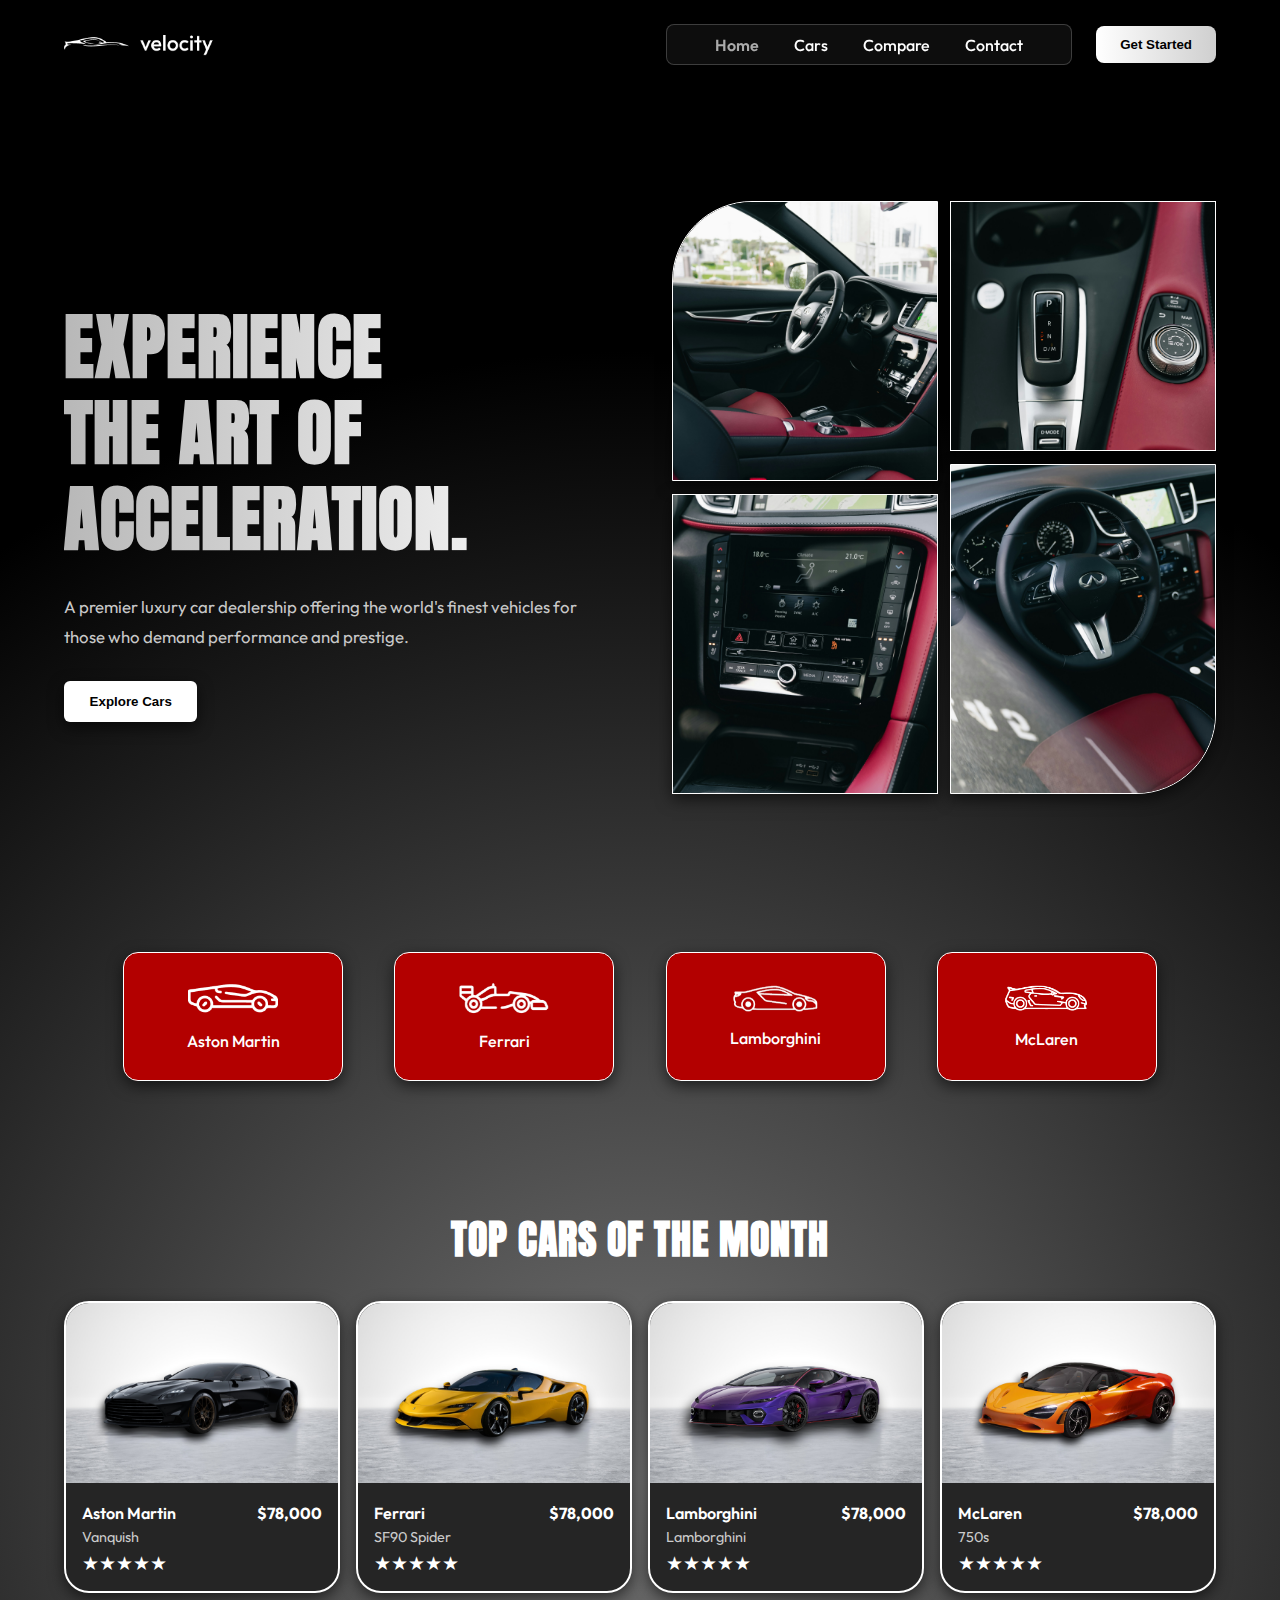
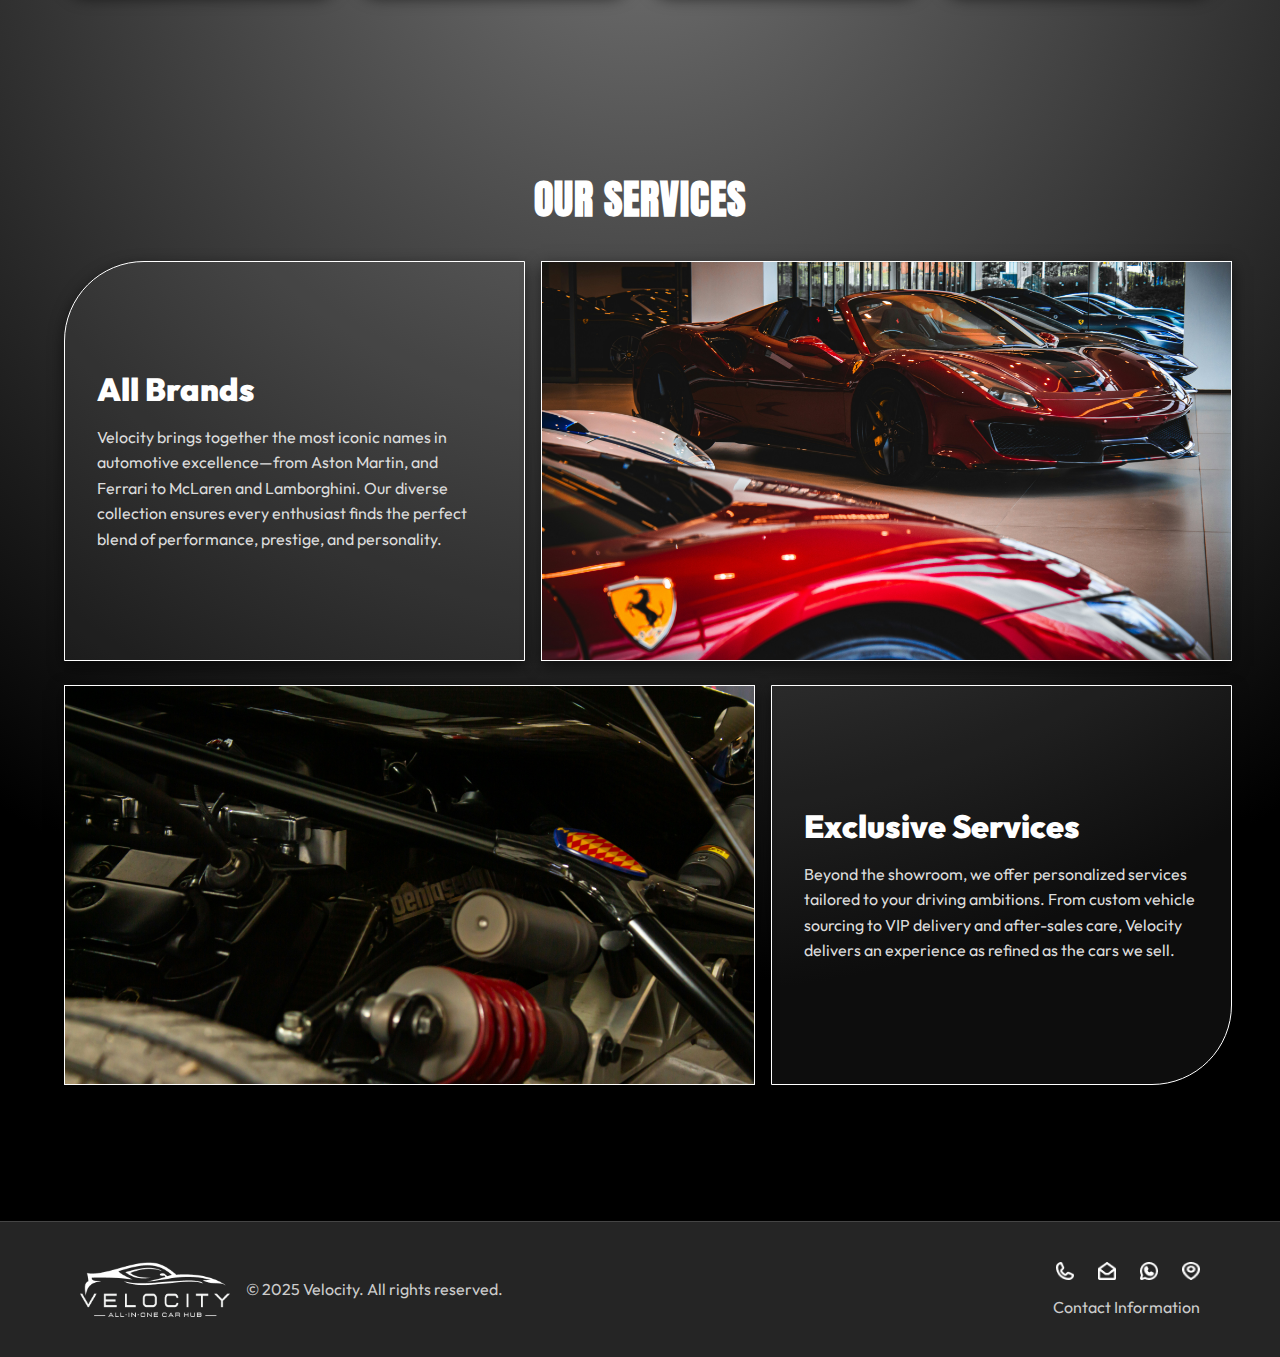
<file: index.html>
<!DOCTYPE html>
<html lang="en">
<head>
  <meta charset="UTF-8" />
  <meta name="viewport" content="width=device-width, initial-scale=1.0" />
  <meta name="description" content="Experience the art of acceleration with Velocity, a premier luxury car dealership offering Aston Martin, Ferrari, Lamborghini, and McLaren. Discover top cars of the month and explore exclusive services.">
  <title>Velocity</title>

  <!-- Favicon -->
  <link rel="icon" type="image/png" href="Images/faviconn.png">

  <!-- Google Fonts -->
  <link href="https://fonts.googleapis.com/css2?family=Outfit:wght@300;400;500;600;700&family=Anton&display=swap" rel="stylesheet">
  
  <!-- External CSS -->
  <link rel="stylesheet" href="index_styles.css">  
</head>
<body>

  <!-- HEADER -->
  <header>
    <div class="logo">
      <img src="Images/velocity logo.png" alt="Velocity Logo">
    </div>

    <div class="hamburger" onclick="toggleMenu()">
      <span></span>
      <span></span>
      <span></span>
    </div>

    <div class="nav-right">
      <div class="nav-box">
        <nav>
          <a href="index.html" style="color: #aaa; font-weight:600;">Home</a>
          <a href="Vanquish.html">Cars</a>
          <a href="Compare.html">Compare</a>
          <a href="Contact.html">Contact</a>
        </nav>
      </div>
      <button class="btn-primary" onclick="window.location.href='Contact.html'">Get Started</button>
    </div>

    <!-- Mobile nav links -->
    <div class="mobile-nav" id="mobileNav">
      <a href="index.html">Home</a>
      <a href="Vanquish.html">Cars</a>
      <a href="Compare.html">Compare</a>
      <a href="Contact.html">Contact</a>
    </div>
  </header>

  <!-- HERO -->
  <section class="container hero">
    <div class="hero-text">
      <h1>
        EXPERIENCE<br>
        THE ART OF<br>
        <span>ACCELERATION.</span>
      </h1>
      <p>
        A premier luxury car dealership offering the world's finest vehicles for those who demand performance and prestige.
      </p>
      <button onclick="document.querySelector('nav.brand-buttons').scrollIntoView({ behavior: 'smooth' })">
        Explore Cars
      </button>
    </div>

    <div class="hero-images">
      <img src="Images/heros1.jpg" alt="">
      <img src="Images/heros2.jpg" alt="">
      <img src="Images/heros3.jpg" alt="">
      <img src="Images/heros4.jpg" alt="">
    </div>
  </section>

  <!-- BRAND BUTTONS -->
  <nav class="brand-buttons">
    <a href="Vanquish.html">
      <img src="Images/aston-martin.png" alt="">
      <span>Aston Martin</span>
    </a>
    <a href="SF90.html">
      <img src="Images/ferrari.png" alt="">
      <span>Ferrari</span>
    </a>
    <a href="Temerario.html">
      <img src="Images/lamborghini.png" alt="">
      <span>Lamborghini</span>
    </a>
    <a href="750s.html">
      <img src="Images/mclaren.png" alt="">
      <span>McLaren</span>
    </a>
  </nav>

<!-- TOP CARS -->
<section class="container top-cars-section">
  <h2 class="section-title">TOP CARS OF THE MONTH</h2>
  <div class="car-grid">
    <a href="Vanquish.html">
      <article class="car-card">
        <img src="Images/topcars-aston.png" alt="Car 1">
        <div class="info">
          <h3>Aston Martin<span>$78,000</span></h3>
          <p>Vanquish</p>
          <div class="stars">★★★★★</div>
        </div>
      </article>
    </a>

    <a href="SF90.html">
      <article class="car-card">
        <img src="Images/topcars-ferrari.png" alt="Car 2">
        <div class="info">
          <h3>Ferrari<span>$78,000</span></h3>
          <p>SF90 Spider</p>
          <div class="stars">★★★★★</div>
        </div>
      </article>
    </a>  
 
    <a href="Temerario.html">
      <article class="car-card">
        <img src="Images/topcars-lamborghini.png" alt="Car 3">
        <div class="info">
          <h3>Lamborghini<span>$78,000</span></h3>
          <p>Lamborghini</p>
          <div class="stars">★★★★★</div>
        </div>
      </article>
    </a>

    <a href="750s.html">
      <article class="car-card">
        <img src="Images/topcars-mclaren.png" alt="Car 4">
        <div class="info">
          <h3>McLaren<span>$78,000</span></h3>
          <p>750s</p>
          <div class="stars">★★★★★</div>
        </div>
      </article>
    </a>
  </div>
</section>

  <!-- SERVICES -->
  <section class="container services">
    <h2>OUR SERVICES</h2>

    <article class="service-row row-1">
      <div class="service-box">
        <h3>All Brands</h3>
        <p>
          Velocity brings together the most iconic names in automotive excellence—from Aston Martin, and Ferrari to McLaren and Lamborghini.
          Our diverse collection ensures every enthusiast finds the perfect blend of performance, prestige, and personality.
        </p>
      </div>
      <img src="Images/services1.jpg" alt="Service Image 1" class="service-img">
    </article>

    <article class="service-row row-2">
      <img src="Images/services2.jpg" alt="Service Image 2" class="service-img">
      <div class="service-box">
        <h3>Exclusive Services</h3>
        <p>
          Beyond the showroom, we offer personalized services tailored to your driving ambitions. From custom vehicle sourcing to VIP delivery and after-sales care,
          Velocity delivers an experience as refined as the cars we sell.
        </p>
      </div>
    </article>
  </section>

  <!-- FOOTER -->
  <footer>
    <div class="footer-logo">
      <img src="Images/velocity logo v2.png" alt="Velocity Logo">
      <span>© 2025 Velocity. All rights reserved.</span>
    </div>

    <div class="contact-icons">
      <div class="social-icons">
        <a href="Contact.html"><img src="Images/phone-icon.png" alt="Phone Icon" /></a>
        <a href="Contact.html"><img src="Images/email-icon.png" alt="Email Icon" /></a>
        <a href="Contact.html"><img src="Images/whatsapp-icon.png" alt="WhatsApp Icon" /></a>
        <a href="Contact.html"><img src="Images/location-icon.png" alt="Location Icon" /></a>
      </div>
      <span>Contact Information</span>
    </div>
  </footer>
 
  <script>
    // Hero Menu Toggle
    function toggleMenu() {
      const nav = document.getElementById('mobileNav');
      nav.style.display = (nav.style.display === 'flex') ? 'none' : 'flex';
    }

    // JS Examples
    const topCars = [
      { name: "Aston Martin Vanquish", price: 78000 },
      { name: "Ferrari SF90 Spider", price: 78000 },
      { name: "Lamborghini Temerario", price: 78000 },
      { name: "McLaren 750s", price: 78000 }
    ];

    // Loop through top cars
    topCars.forEach((car, index) => {
      console.log(`${index + 1}. ${car.name} - $${car.price}`);
      if (car.price > 75000) {
        console.log(`${car.name} is a premium car!`);
      }
    });
  </script>

</body>
</html>
</file>
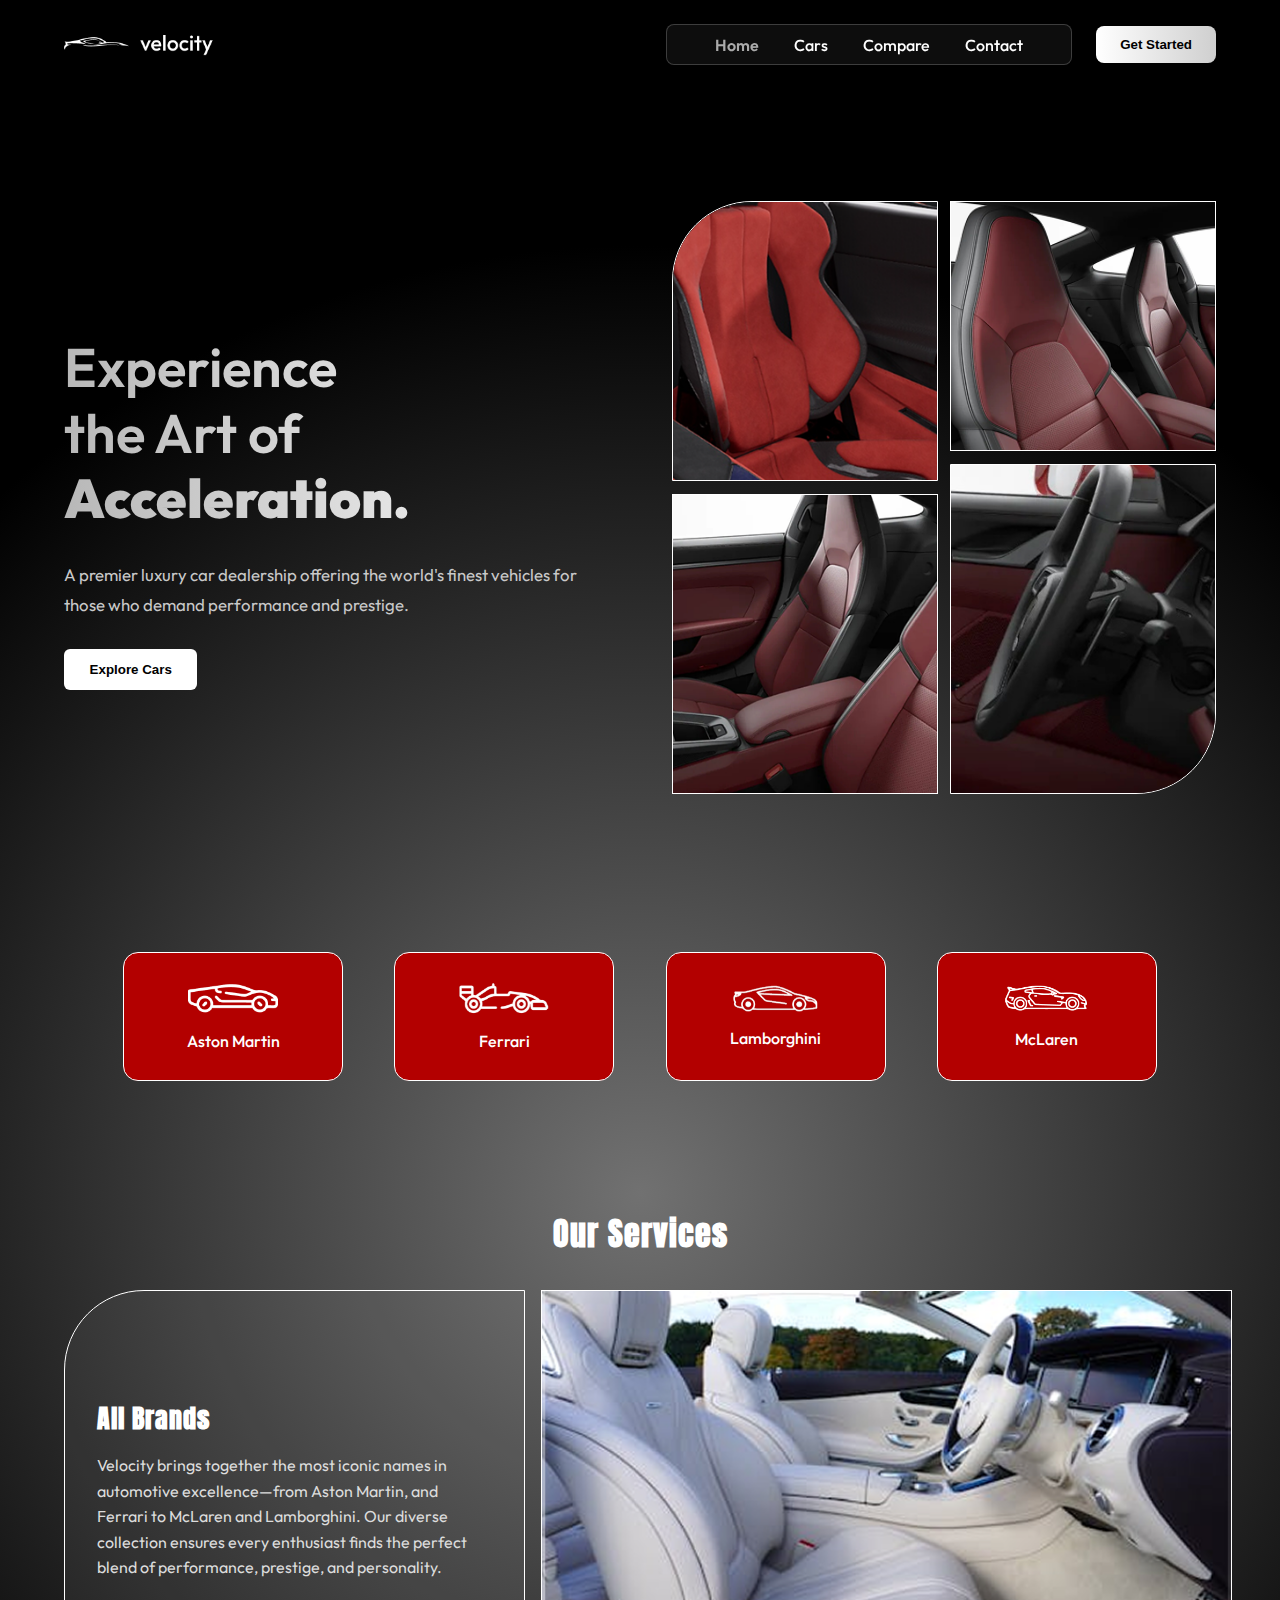
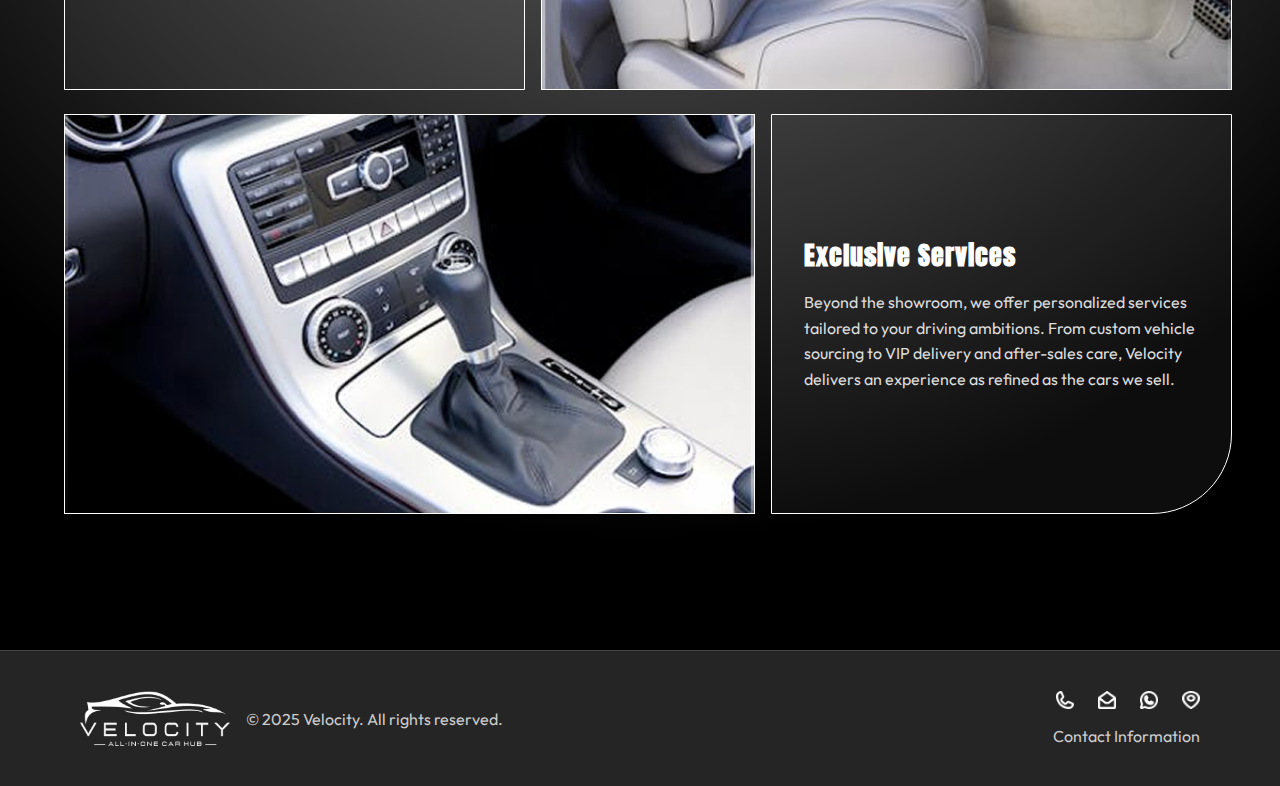
<file: Index.html>
<!DOCTYPE html>
<html lang="en">
<head>
  <meta charset="UTF-8" />
  <meta name="viewport" content="width=device-width, initial-scale=1.0" />
  <title>Velocity</title>

  <!-- Favicon -->
  <link rel="icon" type="image/png" href="Images/faviconn.png">

  <!-- Google Fonts -->
  <link href="https://fonts.googleapis.com/css2?family=Outfit:wght@300;400;500;600;700&family=Anton&display=swap" rel="stylesheet">

  <style>
    /* ===== GLOBAL RESET ===== */
    *, section, article, aside {
      margin: 0;
      padding: 0;
      box-sizing: border-box;
    }

    body {
      font-family: 'Outfit', sans-serif;
      background: radial-gradient(circle at center, #717171 0%, #000 70%);
      color: #fff;
      overflow-x: hidden;
    }

    a {
      text-decoration: none;
      color: inherit;
    }

    .container {
      width: 90%;
      max-width: 1300px;
      margin: 0 auto;
      padding: 3rem 0;
    }

    /* ===== HEADER ===== */
    header {
      width: 100%;
      display: flex;
      align-items: center;
      justify-content: space-between;
      padding: 1.5rem 5%;
      background-color: rgba(0,0,0,0.5);
      box-shadow: 0 4px 8px rgba(0,0,0,0.3);
      position: relative;
      z-index: 200;
    }

    .logo img {
      width: 150px;
    }

    .nav-right {
      display: flex;
      align-items: center;
      gap: 1.5rem;
    }

    .nav-box {
      display: flex;
      align-items: center;
      background: rgba(255,255,255,0.05);
      border: 1px solid rgba(255,255,255,0.2);
      padding: 0.6rem 2rem;
      border-radius: 8px;
      backdrop-filter: blur(8px);
    }

    nav a {
      margin: 0 1rem;
      font-weight: 500;
      font-size: 1rem;
      color: white;
      transition: color 0.3s ease;
    }

    nav a:hover {
      color: #aaa;
      text-shadow: 0 0 6px rgba(255,255,255,0.5);
    }

    .btn-primary {
      background: linear-gradient(90deg, #fff, #cfcfcf);
      color: black;
      border: none;
      padding: 0.7rem 1.5rem;
      border-radius: 8px;
      font-weight: 600;
      cursor: pointer;
      transition: transform 0.3s ease;
    }

    .btn-primary:hover {
      transform: scale(1.05);
    }

    /* Hamburger menu */
    .hamburger {
      display: none;
      cursor: pointer;
      width: 30px;
      height: 25px;
      flex-direction: column;
      justify-content: space-between;
    }

    .hamburger span {
      background: #fff;
      display: block;
      height: 3px;
      border-radius: 3px;
      transition: 0.3s;
    }

    .mobile-nav {
      display: none;
      flex-direction: column;
      gap: 0.8rem;
      background: rgba(0,0,0,0.7);
      padding: 1rem;
      border-radius: 10px;
      position: absolute;
      top: 70px;
      right: 5%;
      z-index: 100;
    }

    .mobile-nav a {
      color: #fff;
      font-weight: 600;
      text-align: center;
      padding: 0.5rem 0;
    }

    /* ===== HERO ===== */
    .hero {
      display: flex;
      align-items: center;
      justify-content: space-between;
      margin-top: 4rem;
      gap: 4rem;
    }

    .hero-text {
      flex: 1;
      max-width: 50%;
    }

    .hero-text h1 {
      font-weight: 600;
      font-size: 3.4rem;
      line-height: 1.2;
      background: linear-gradient(to right, #b8b8b8, #fff);
      -webkit-background-clip: text;
      -webkit-text-fill-color: transparent;
    }

    .hero-text h1 span {
      display: block;
      font-weight: 900;
    }

    .hero-text p {
      margin: 1.8rem 0;
      color: #c9c9c9;
      line-height: 1.8;
      font-size: 1.05rem;
    }

    .hero-text button {
      background: #fff;
      border: none;
      color: #000;
      padding: 0.8rem 1.6rem;
      border-radius: 6px;
      font-weight: 700;
      cursor: pointer;
      transition: 0.3s;
    }

    .hero-text button:hover {
      background: #ddd;
      transform: scale(1.03);
    }

    .hero-images {
      display: grid;
      grid-template-columns: 1fr 1fr;
      gap: 0.8rem;
      flex: 1;
      align-items: stretch;
      position: relative;
    }

    .hero-images img {
      width: 100%;
      border-radius: 25px;
      object-fit: cover;
      border: 1px solid #fff;
    }

    .hero-images img:nth-child(1) {
      height: 280px;
      border-radius: 80px 0 0 0;
    }

    .hero-images img:nth-child(2) {
      height: 250px;
      border-radius: 0;
    }

    .hero-images img:nth-child(3) {
      height: 300px;
      border-radius: 0;
    }

    .hero-images img:nth-child(4) {
      height: 330px;
      border-radius: 0 0 80px 0;
      top: -30px;
      position: relative;
    }

    /* ===== BRAND BUTTONS ===== */
    nav.brand-buttons {
      display: flex;
      justify-content: center;
      gap: 1.2rem;
      margin: 5rem 0 2rem;
      flex-wrap: wrap;
    }

    nav.brand-buttons a {
      display: flex;
      flex-direction: column;
      align-items: center;
      justify-content: center;
      background: #b30000;
      padding: 1.8rem 2.5rem;
      border-radius: 15px;
      border: 1px solid #fff;
      width: 220px;
      text-align: center;
      color: #fff;
      font-weight: 500;
      transition: 0.3s;
    }

    nav.brand-buttons a:hover {
      background: #e52b2b;
      transform: translateY(-5px);
    }

    nav.brand-buttons img {
      width: 90px;
      margin-bottom: 1rem;
    }

    /* ===== TOP CARS ===== */
    .section-title {
      text-align: center;
      font-family: 'Anton', sans-serif;
      font-size: 2.2rem;
      margin-top: 3rem;
      margin-bottom: 2rem;
      letter-spacing: 1px;
    }

    .car-grid {
      display: grid;
      grid-template-columns: repeat(4, 1fr);
      gap: 1rem;
      justify-items: center;
    }

    article.car-card {
      background: #252525;
      border-radius: 25px;
      overflow: hidden;
      width: 100%;
      max-width: 280px;
      border: 2px solid white;
      transition: 0.3s;
      text-decoration: none;
      box-shadow: 0 5px 15px rgba(0,0,0,0.6);
    }

    article.car-card:hover {
      transform: scale(1.03);
    }

    article.car-card img {
      width: 100%;
      height: 180px;
      object-fit: cover;
    }

    article.car-card .info {
      padding: 1rem;
    }

    article.car-card h3 {
      font-size: 1rem;
      font-weight: 600;
      display: inline-block;
    }

    article.car-card span {
      float: right;
      font-weight: 700;
      color: #fff;
    }

    article.car-card p {
      font-size: 0.9rem;
      color: #ccc;
      margin: 0.3rem 0;
    }

    .stars {
      color: white;
      font-size: 1.2rem;
      margin-top: 0.3rem;
    }

    /* ===== SERVICES ===== */
    section.services {
      margin-top: 5rem;
      text-align: center;
    }

    section.services h2 {
      font-family: 'Anton', sans-serif;
      font-size: 2rem;
      margin-bottom: 2rem;
      letter-spacing: 1px;
    }

    article.service-row {
      display: grid;
      gap: 1rem;
      align-items: stretch;
      margin-bottom: 1.5rem;
      grid-template-columns: 40% 60%;
    }

    article.service-row.row-2 {
      grid-template-columns: 60% 40%;
    }

    .service-box {
      background: rgba(255,255,255,0.05);
      padding: 2rem;
      display: flex;
      flex-direction: column;
      justify-content: center;
      border-radius: 0;
      border: 1px solid #fff;
      height: 400px;
      text-align: left;
    }

    .service-box h3 {
      font-family: 'Anton', sans-serif;
      font-size: 1.6rem;
      margin-bottom: 1rem;
      letter-spacing: 1px;
    }

    .service-box p {
      font-size: 1rem;
      line-height: 1.6;
      color: #dcdcdc;
    }

    .service-row.row-1 .service-box {
      border-radius: 80px 0 0 0;
    }

    .service-row.row-2 .service-box {
      border-radius: 0 0 80px 0;
    }

    .service-img {
      width: 100%;
      object-fit: cover;
      display: block;
      border-radius: 0;
      border: 1px solid #fff;
      height: 400px;
    }

    /* ===== FOOTER ===== */
    footer {
      background: #252525;
      width: 100%;
      display: flex;
      align-items: center;
      justify-content: space-between;
      margin-top: 4rem;
      padding: 2.5rem 5rem;
      border-top: 1px solid rgba(255,255,255,0.15);
      font-size: 1rem;
      color: #ccc;
      flex-wrap: wrap;
    }

    footer .footer-logo {
      display: flex;
      align-items: center;
      gap: 1rem;
    }

    footer .footer-logo img {
      width: 150px;
    }

    .contact-icons {
      display: flex;
      flex-direction: column;
      align-items: flex-end;
      text-align: right;
      gap: 0.8rem;
    }

    .social-icons {
      display: flex;
      gap: 1.5rem;
    }

    .social-icons img {
      width: 18px;
      height: 18px;
      cursor: pointer;
      transition: transform 0.3s ease;
    }

    .social-icons img:hover {
      transform: scale(1.15);
    }

    /* ===== MOBILE HAMBURGER ===== */
    .hamburger {
      display: none;
      width: 24px;
      height: 20px;
      position: absolute;
      right: 20px;
      top: 50%;
      transform: translateY(-50%);
      flex-direction: column;
      justify-content: space-between;
      cursor: pointer;
      z-index: 300;
    }

    .hamburger span {
      display: block;
      height: 2.5px;
      width: 100%;
      background: white;
      border-radius: 2px;
      transition: all 0.3s ease;
    }

    .mobile-nav {
      display: none;
      flex-direction: column;
      gap: 0.8rem;
      background: rgba(0,0,0,0.85);
      padding: 1rem 1.5rem;
      border-radius: 10px;
      position: absolute;
      top: 70px;
      right: 5%;
      z-index: 200;
    }

    .mobile-nav a {
      color: #fff;
      font-weight: 600;
      text-align: center;
      padding: 0.5rem 0;
      text-decoration: none;
      transition: color 0.3s ease;
    }

    .mobile-nav a:hover {
      color: #ccc;
    }

    /* ===== RESPONSIVE ===== */
    /* DESKTOP */
    @media (min-width: 1025px) {
    .hero-text h1 { font-size: 3.4rem; }
    .hero-images img:nth-child(1) { height: 280px; }
    .brand-buttons a { width: 220px; padding: 1.8rem 2.5rem; }
    }

    /* TABLET */
    @media (max-width:1024px) and (min-width:481px) {
      header {
        flex-direction: column;
        align-items: center;
        gap: 1rem;
      }

      .logo {
        order: -1;
        margin-bottom: 1rem;
      }

      .nav-right {
        justify-content: center;
        width: 100%;
        gap: 1rem;
        flex-wrap: wrap;
      }

      .car-grid {
        display: none;
      }

      nav.brand-buttons {
        gap: 0.6rem;
      }

      nav.brand-buttons a {
        width: 160px;
        padding: 1.3rem 1.8rem;
      }

      .service-box,
      .service-img {
        height: 300px;
      }

      .hero-text h1 {
        font-size: 2.6rem;
      }

      .hero-text p {
        font-size: 0.95rem;
      }

      .hero-images img:nth-child(1) {
        height: 200px;
      }

      .hero-images img:nth-child(2) {
        height: 180px;
      }

      .hero-images img:nth-child(3) {
        height: 210px;
      }

      .hero-images img:nth-child(4) {
        height: 230px;
        top: -15px;
        position: relative;
      }
    }

    /* PRINT */
    @media print {
        body {
            background: #fff;
            color: #000;
            font-size: 12pt;
            margin: 0;
        }

        header, footer, .hamburger, .nav-right, .social-icons, .hero-images, .hero-text button {
            display: none;
        }

        * {
            margin: 0;
            padding: 0;
            box-sizing: border-box;
        }

        .hero {
            display: flex;
            flex-direction: column;
            justify-content: center;
            align-items: center;
            height: 100vh;
            text-align: center;
        }

        .hero-text::before {
            content: "Experience the Art of Acceleration";
            display: block;
            font-weight: 700;
            font-size: 24pt;
            text-align: center;
            margin-bottom: 0.5rem;
        }

        .hero-text p {
            color: #000;
            text-align: center;
            font-size: 14pt;
            max-width: 100%;
            line-height: 1.4;
        }

        nav.brand-buttons {
            display: grid;
            grid-template-columns: repeat(2, 1fr);
            gap: 0.3rem;
            justify-content: center;
            margin: 1rem auto;
            width: 60%;
        }

        nav.brand-buttons a {
            display: flex;
            flex-direction: column;
            align-items: center;
            justify-content: center;
            width: 100%;
            padding: 0.8rem;
            background: #000;
            color: #fff;
            border: 1px solid #000;
            text-decoration: none;
            page-break-inside: avoid;
            line-height: 1.2;
        }

        nav.brand-buttons img {
            width: 60px;
            margin-bottom: 0.3rem;
        }

        section.services {
            display: block;
            margin: 1rem auto;
            width: 80%;
        }

        article.service-row {
            display: block;
            margin-bottom: 0.8rem;
            padding: 0.5rem;
            border: 1px solid #000;
            page-break-inside: avoid;
        }

        .service-box {
            background: #fff;
            color: #000;
            padding: 0.5rem 0;
        }

        .service-img {
            display: block;
            width: 100%;
            height: auto;
            object-fit: cover;
            margin-top: 0.3rem;
        }
    }

    /* MOBILE */
    @media (max-width:480px) {
      header {
        flex-direction: row;
        justify-content: space-between;
        align-items: center;
        padding: 1rem 5%;
        position: relative;
      }

      .logo img {
        width: 120px;
      }

      .nav-box,
      .btn-primary {
        display: none;
      }

      .hamburger {
        display: flex;
      }

      .hero-images {
        display: none;
      }

      nav.brand-buttons {
        display: grid;
        grid-template-columns: repeat(2, max-content);
        gap: 1.2rem;
        justify-content: center;
        width: auto;
        margin: 2rem auto;
      }

      nav.brand-buttons a {
        width: 140px;
        padding: 1.2rem;
      }

      .service-row {
        grid-template-columns: 1fr !important;
      }

      .service-row.row-1 .service-box {
        border-radius: 60px 0 0 0;
        height: auto;
      }

      .service-row.row-2 .service-box {
        border-radius: 0 0 60px 0;
        height: auto;
      }

      .service-img {
        height: auto;
      }

      .hero {
        flex-direction: column;
        gap: 1.5rem;
        margin-top: 2rem;
      }

      .hero-text {
        max-width: 100%;
        text-align: center;
      }

      .hero-text h1 {
        font-size: 2rem;
      }

      .hero-text p {
        font-size: 0.95rem;
      }

      .car-grid {
        display: none;
      }

      /* FOOTER MOBILE */
      footer {
        flex-direction: column;
        text-align: center;
        gap: 1.5rem;
        padding: 2rem;
      }

      footer .footer-logo {
        flex-direction: column;
        align-items: center;
        gap: 0.3rem;
      }

      footer .footer-logo img {
        width: 120px;
      }

      .contact-icons {
        flex-direction: column;
        align-items: center;
        text-align: center;
        gap: 1rem;
      }

      .social-icons {
        justify-content: center;
        gap: 1rem;
      }
    }
  </style>
</head>
<body>

  <!-- HEADER -->
  <header>
    <div class="logo">
      <img src="Images/velocity logo.png" alt="Velocity Logo">
    </div>

    <div class="hamburger" onclick="toggleMenu()">
      <span></span>
      <span></span>
      <span></span>
    </div>

    <div class="nav-right">
      <div class="nav-box">
        <nav>
          <a href="Home.html" style="color: #aaa; font-weight:600;">Home</a>
          <a href="Vanquish.html">Cars</a>
          <a href="Compare.html">Compare</a>
          <a href="Contact.html">Contact</a>
        </nav>
      </div>
      <button class="btn-primary" onclick="window.location.href='Contact.html'">Get Started</button>
    </div>

    <!-- Mobile nav links -->
    <div class="mobile-nav" id="mobileNav">
      <a href="Home.html">Home</a>
      <a href="Vanquish.html">Cars</a>
      <a href="Compare.html">Compare</a>
      <a href="Contact.html">Contact</a>
    </div>
  </header>

  <!-- HERO -->
  <section class="container hero">
    <div class="hero-text">
      <h1>
        Experience<br>
        the Art of<br>
        <span>Acceleration.</span>
      </h1>
      <p>
        A premier luxury car dealership offering the world's finest vehicles for those who demand performance and prestige.
      </p>
      <button onclick="document.querySelector('nav.brand-buttons').scrollIntoView({ behavior: 'smooth' })">
        Explore Cars
      </button>
    </div>

    <div class="hero-images">
      <img src="Images/hero1.png" alt="">
      <img src="Images/hero2.png" alt="">
      <img src="Images/hero3.png" alt="">
      <img src="Images/hero4.png" alt="">
    </div>
  </section>

  <!-- BRAND BUTTONS -->
  <nav class="brand-buttons">
    <a href="Vanquish.html">
      <img src="Images/aston-martin.png" alt="">
      <span>Aston Martin</span>
    </a>
    <a href="SF90.html">
      <img src="Images/ferrari.png" alt="">
      <span>Ferrari</span>
    </a>
    <a href="Temerario.html">
      <img src="Images/lamborghini.png" alt="">
      <span>Lamborghini</span>
    </a>
    <a href="750s.html">
      <img src="Images/mclaren.png" alt="">
      <span>McLaren</span>
    </a>
  </nav>

  <!-- SERVICES -->
  <section class="container services">
    <h2>Our Services</h2>

    <article class="service-row row-1">
      <div class="service-box">
        <h3>All Brands</h3>
        <p>
          Velocity brings together the most iconic names in automotive excellence—from Aston Martin, and Ferrari to McLaren and Lamborghini.
          Our diverse collection ensures every enthusiast finds the perfect blend of performance, prestige, and personality.
        </p>
      </div>
      <img src="Images/service1.png" alt="Service Image 1" class="service-img">
    </article>

    <article class="service-row row-2">
      <img src="Images/service2.png" alt="Service Image 2" class="service-img">
      <div class="service-box">
        <h3>Exclusive Services</h3>
        <p>
          Beyond the showroom, we offer personalized services tailored to your driving ambitions. From custom vehicle sourcing to VIP delivery and after-sales care,
          Velocity delivers an experience as refined as the cars we sell.
        </p>
      </div>
    </article>
  </section>

  <!-- FOOTER -->
  <footer>
    <div class="footer-logo">
      <img src="Images/velocity logo v2.png" alt="Velocity Logo">
      <span>© 2025 Velocity. All rights reserved.</span>
    </div>

    <div class="contact-icons">
      <div class="social-icons">
        <a href="Contact.html"><img src="Images/phone-icon.png" alt="Phone Icon" /></a>
        <a href="Contact.html"><img src="Images/email-icon.png" alt="Email Icon" /></a>
        <a href="Contact.html"><img src="Images/whatsapp-icon.png" alt="WhatsApp Icon" /></a>
        <a href="Contact.html"><img src="Images/location-icon.png" alt="Location Icon" /></a>
      </div>
      <span>Contact Information</span>
    </div>
  </footer>

  <script>
    function toggleMenu() {
      const nav = document.getElementById('mobileNav');
      nav.style.display = (nav.style.display === 'flex') ? 'none' : 'flex';
    }
  </script>

</body>
</html>
</file>
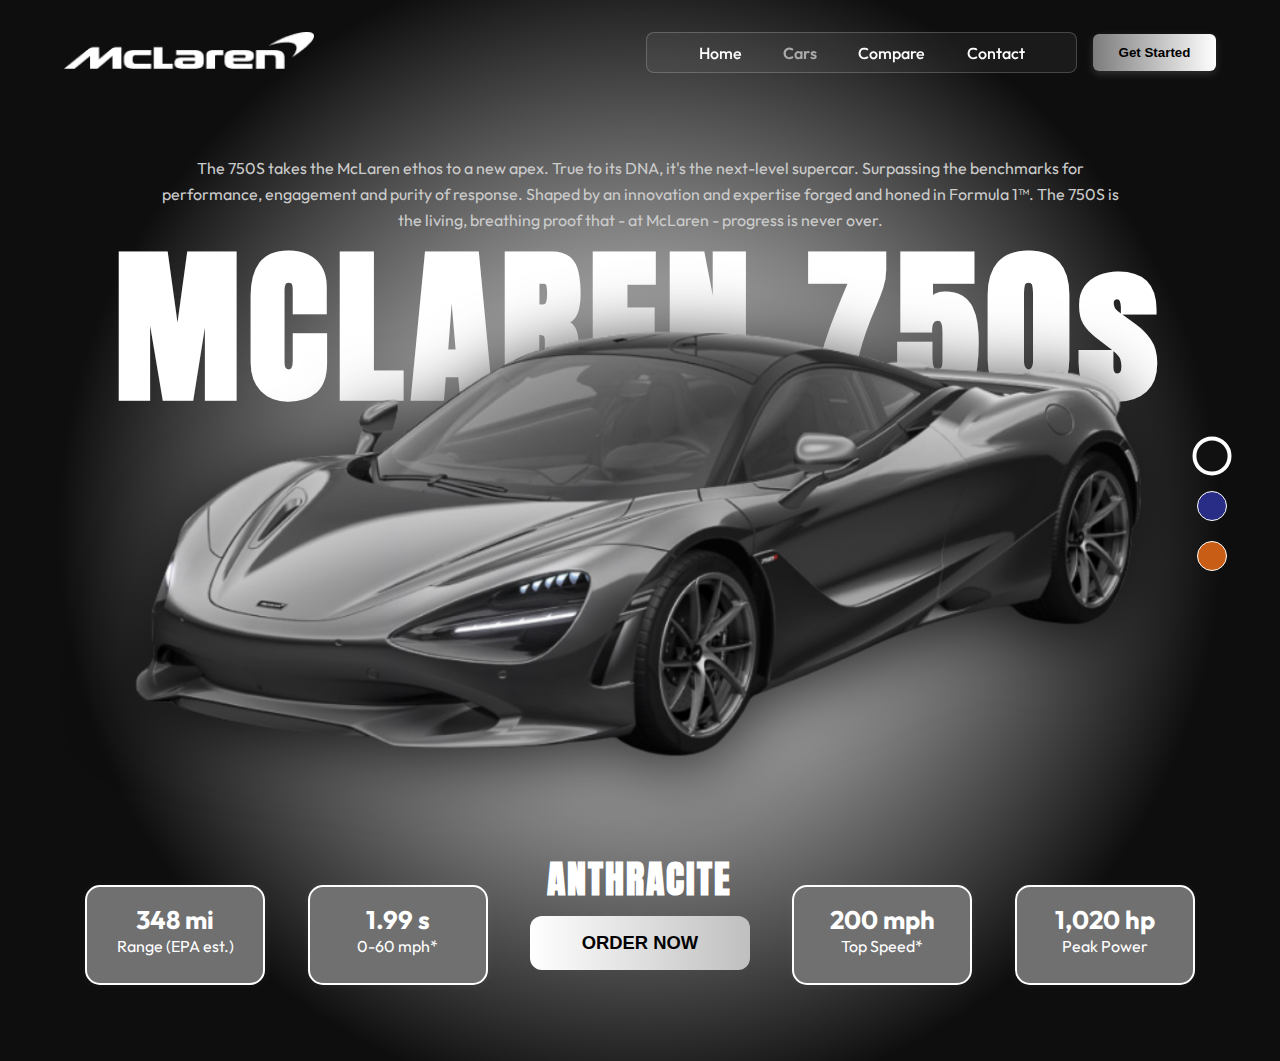
<file: 750s.html>
<!DOCTYPE html>
<html lang="en">
<head>
  <meta charset="UTF-8" />
  <meta name="viewport" content="width=device-width, initial-scale=1.0" />
  <title>McLaren 750s</title>

  <!-- Favicon -->
  <link rel="icon" type="image/png" href="Images/faviconn.png">

  <!-- Google Fonts -->
  <link href="https://fonts.googleapis.com/css2?family=Outfit:wght@300;400;500;600;700&family=Anton&display=swap" rel="stylesheet">

  <style>
    * {
      margin: 0;
      padding: 0;
      box-sizing: border-box;
    }

    body {
      font-family: 'Outfit', sans-serif;
      background: radial-gradient(circle at center, #ffffff, #0e0e0e 70%);
      color: white;
      overflow-x: hidden;
      transition: background 0.8s ease;
    }

    .container {
      width: 100%;
      min-height: 100vh;
      padding: 2rem 4rem;
    }

    /* HEADER */
    header {
      display: flex;
      align-items: center;
      justify-content: space-between;
      margin-bottom: 1.5rem;
    }

    .logo img {
      width: 250px;
    }

    .nav-right {
      display: flex;
      align-items: center;
      gap: 1rem;
    }

    .nav-box {
      display: flex;
      align-items: center;
      background: rgba(255, 255, 255, 0.05);
      border: 1px solid rgba(255, 255, 255, 0.2);
      padding: 0.6rem 2rem;
      border-radius: 8px;
      backdrop-filter: blur(8px);
    }

    nav a {
      color: white;
      margin: 0 1.2rem;
      text-decoration: none;
      font-weight: 500;
      font-size: 1rem;
      transition: color 0.3s ease;
    }

    nav a:hover {
      color: #a0a0a0;
    }

    .btn-primary {
      background: linear-gradient(90deg, #7c7c7c, #ffffff);
      color: black;
      border: none;
      padding: 0.7rem 1.6rem;
      border-radius: 6px;
      font-weight: 600;
      cursor: pointer;
      box-shadow: 0 3px 8px rgba(255, 255, 255, 0.15);
      transition: transform 0.2s ease;
    }

    .btn-primary:hover {
      transform: scale(1.05);
    }

    /* HERO SECTION */
    .hero {
      text-align: center;
      position: relative;
      display: flex;
      flex-direction: column;
      align-items: center;
    }

    .intro {
      max-width: 960px;
      color: #ccc;
      font-size: 1rem;
      line-height: 1.6;
      margin-top: 3.7rem;
    }

    .title {
      font-family: 'Anton', sans-serif;
      font-size: 10.5rem;
      font-weight: 900;
      color: white;
      letter-spacing: 8px;
      position: absolute;
      top: 11%;
      z-index: 0;
      pointer-events: none;
    }

    /* CAR DISPLAY */
    .car-display {
      display: flex;
      align-items: center;
      justify-content: center;
      position: relative;
      margin-top: -3rem;
    }

    .car-image img {
      width: 110%;
      max-width: 1030px;
      z-index: 2;
      filter: drop-shadow(0 10px 35px rgba(0, 0, 0, 0.8));
      transition: all 0.6s ease;
    }

    /* Color Options */
    .color-options {
      display: flex;
      flex-direction: column;
      position: absolute;
      right: -7%;
      top: 42%;
      transform: translateY(-50%);
      z-index: 3;
    }

    .dot {
      width: 30px;
      height: 30px;
      border-radius: 50%;
      margin: 10px 0;
      cursor: pointer;
      border: 1px solid #fff;
      transition: transform 0.3s ease, border 0.3s ease;
    }

    .dot:hover {
      transform: scale(1.2);
    }

    .black { background: #111; }
    .blue { background: #292D86; }
    .orange { background: #C85D15; }

    .active {
      transform: scale(1.3);
      border: 3px solid #fff;
    }

    /* STATS */
    .stats {
      display: flex;
      justify-content: space-around;
      align-items: flex-start;
      flex-wrap: wrap;
      width: 100%;
      margin-top: -4rem;
      padding-bottom: 1.5rem;
    }

    .stat-box {
      background: #707070;
      border: 2px solid white;
      width: 180px;
      height: 100px;
      border-radius: 15px;
      text-align: center;
      padding: 1rem 0;
      box-shadow: 0 0 10px rgba(255, 255, 255, 0.05);
    }

    .stat-box h3 {
      font-size: 1.6rem;
    }

    .model-info {
      text-align: center;
      transform: translateY(-35px);
    }

    .model-info h2 {
      font-family: 'Anton', sans-serif;
      font-size: 2.4rem;
      margin-bottom: 0.5rem;
      letter-spacing: 2px;
      transition: color 0.3s ease;
    }

    .btn-secondary {
      display: inline-block;
      background: linear-gradient(90deg, #ffffff, #bfbfbf);
      color: black;
      border: none;
      padding: 1rem 0;
      width: 220px;
      border-radius: 12px;
      font-size: 1.15rem;
      font-weight: 700;
      cursor: pointer;
      transition: transform 0.2s ease;
    }

    .btn-secondary:hover {
      transform: scale(1.05);
    }

    /* Animation for car transition */
    .fade-out {
    opacity: 0;
    transform: scale(0.98);
    transition: opacity 0.4s ease, transform 0.4s ease;
    }

    .fade-in {
    opacity: 1;
    transform: scale(1);
    transition: opacity 0.4s ease, transform 0.4s ease;
    }

  /* ===== RESPONSIVE ===== */
  /* DESKTOP */
  @media (min-width: 1025px) {
  }

  /* TABLET */
  @media (max-width: 1024px) and (min-width: 481px) {
    body {
      padding: 0;
    }

    .container {
      padding: 1.5rem 2rem;
    }

    header {
      padding: 0 1rem;
      gap: 0.5rem;
    }

    .logo img {
      width: 180px;
    }

    nav a {
      font-size: 0.9rem;
      margin: 0 0.8rem;
    }

    .btn-primary {
      padding: 0.6rem 1.2rem;
      font-size: 0.9rem;
    }

    .hero .intro {
      max-width: 650px;
      font-size: 0.9rem;
    }

    .title {
      font-size: 10rem;
      top: 14%;
    }

    .car-display {
      margin-top: -2rem;
    }

    .car-image img {
      width: 90%;
      max-width: 800px;
    }

    .color-options {
      right: -4%;
      top: 45%;
    }

    .dot {
      width: 25px;
      height: 25px;
    }

    .stats {
      margin-top: -2rem;
      gap: 1rem;
    }

    .stat-box {
      width: 150px;
      height: 90px;
      border-radius: 12px;
      padding: 0.8rem 0;
    }

    .stat-box h3 {
      font-size: 1.3rem;
    }

    .model-info h2 {
      font-size: 1.8rem;
    }

    .btn-secondary {
      width: 180px;
      font-size: 1rem;
      padding: 0.8rem 0;
    }
  }

  /* PRINT */
  @media print {
    header,
    .btn-primary,
    .color-options {
      display: none !important;
    }

    body {
      background: #fff !important;
      color: #000 !important;
    }

    * {
      color: #000 !important;
      background: transparent !important;
      text-shadow: none !important;
    }

    .container {
      padding: 2rem;
    }

    .car-display {
      display: flex;
      justify-content: center;
      align-items: center;
      margin-top: 2rem !important; 
      margin-bottom: 2rem;
    }

    .car-image img {
      width: 70%;
      max-width: 600px;
      filter: none;
    }

    .stats {
      display: grid !important;
      grid-template-columns: repeat(2, minmax(180px, 1fr));
      grid-template-areas:
        "model-info model-info"
        "box1 box2"
        "box3 box4";
      justify-content: center;
      align-content: start;
      gap: 1.5rem;
      width: fit-content;
      margin: 0 auto;
      text-align: center;
    }

    .stats .model-info {
      grid-area: model-info;
      text-align: center;
      margin-bottom: 1rem;
      transform: none;
    }

    .stats .stat-box:nth-of-type(1) { grid-area: box1; }
    .stats .stat-box:nth-of-type(2) { grid-area: box2; }
    .stats .stat-box:nth-of-type(4) { grid-area: box3; }
    .stats .stat-box:nth-of-type(5) { grid-area: box4; }

    .btn-secondary {
      display: none !important;
    }

    .stat-box {
      border: 1px solid #000;
      background: #f7f7f7 !important;
      color: #000 !important;
      border-radius: 10px;
      padding: 1rem;
      text-align: center;
      width: 200px;
    }

    .model-info h2 {
      color: #000 !important;
      font-size: 2rem;
      margin-bottom: 0.5rem;
      font-weight: 700;
    }

    .intro,
    .title,
    p,
    h1,
    h2,
    h3 {
      color: #000 !important;
    }

    .title {
      font-size: 6rem !important; 
      top: 16%;
    }        
  }      
  </style>
</head>

<body>
  <div class="container">
    <!-- Header -->
    <header>
      <div class="logo">
        <img src="McLaren/mclaren logo.png" alt="McLaren Logo" />
      </div>

      <div class="nav-right">
        <div class="nav-box">
          <nav>
            <a href="Home.html">Home</a>
            <a href="750s.html" style="color: #aaa; font-weight: 600;">Cars</a>
            <a href="Compare.html">Compare</a>
            <a href="Contact.html">Contact</a>
          </nav>
        </div>
        <button class="btn-primary" onclick="window.location.href='Contact.html'">Get Started</button>
      </div>
    </header>

    <!-- Hero Section -->
    <section class="hero">
      <p class="intro">
        The 750S takes the McLaren ethos to a new apex. True to its DNA, it's the next-level supercar. Surpassing the benchmarks for performance, engagement and purity of response. Shaped by an innovation and expertise forged and honed in Formula 1™. The 750S is the living, breathing proof that - at McLaren - progress is never over.
      </p>

      <h1 class="title">MCLAREN 750s</h1>

      <!-- Car and Color Options -->
      <div class="car-display">
        <div class="car-image">
          <img id="carImage" src="McLaren/anthracite edited.png" alt="Aston Martin Vanquish" />
        </div>

        <div class="color-options">
          <span class="dot black active"
                data-img="McLaren/anthracite edited.png"
                data-color-name="ANTHRACITE"
                data-bg="radial-gradient(circle at center, #ffffff, #0e0e0e 70%)"></span>

          <span class="dot blue"
                data-img="McLaren/aurora blue edited.png"
                data-color-name="AURORA BLUE"
                data-bg="radial-gradient(circle at center, #292D86, #000000 70%)"></span>

          <span class="dot orange"
                data-img="McLaren/mclaren orange.png"
                data-color-name="MCLAREN ORANGE"
                data-bg="radial-gradient(circle at center, #C85D15, #0e0e0e 70%)"></span>
        </div>
      </div>

      <!-- Stats -->
      <div class="stats">
        <div class="stat-box">
          <h3>348 mi</h3>
          <p>Range (EPA est.)</p>
        </div>
        <div class="stat-box">
          <h3>1.99 s</h3>
          <p>0-60 mph*</p>
        </div>

        <!-- Keep only this ONE model-info -->
        <div class="model-info">
          <h2>ANTHRACITE</h2>
          <button class="btn-secondary">ORDER NOW</button>
        </div>

        <div class="stat-box">
          <h3>200 mph</h3>
          <p>Top Speed*</p>
        </div>
        <div class="stat-box">
          <h3>1,020 hp</h3>
          <p>Peak Power</p>
        </div>
      </div>
    </section>
  </div>

<script>
  const dots = document.querySelectorAll('.dot');
  const carImage = document.getElementById('carImage');
  const modelName = document.querySelector('.model-info h2');

  dots.forEach(dot => {
    dot.addEventListener('click', () => {
      dots.forEach(d => d.classList.remove('active'));
      dot.classList.add('active');

      carImage.classList.remove('fade-in');
      carImage.classList.add('fade-out');

      setTimeout(() => {
        carImage.src = dot.getAttribute('data-img');
        modelName.textContent = dot.getAttribute('data-color-name');
        document.body.style.background = dot.getAttribute('data-bg');

        carImage.classList.remove('fade-out');
        carImage.classList.add('fade-in');
      }, 400); 
    });
  });
</script>

</body>
</html>
</file>
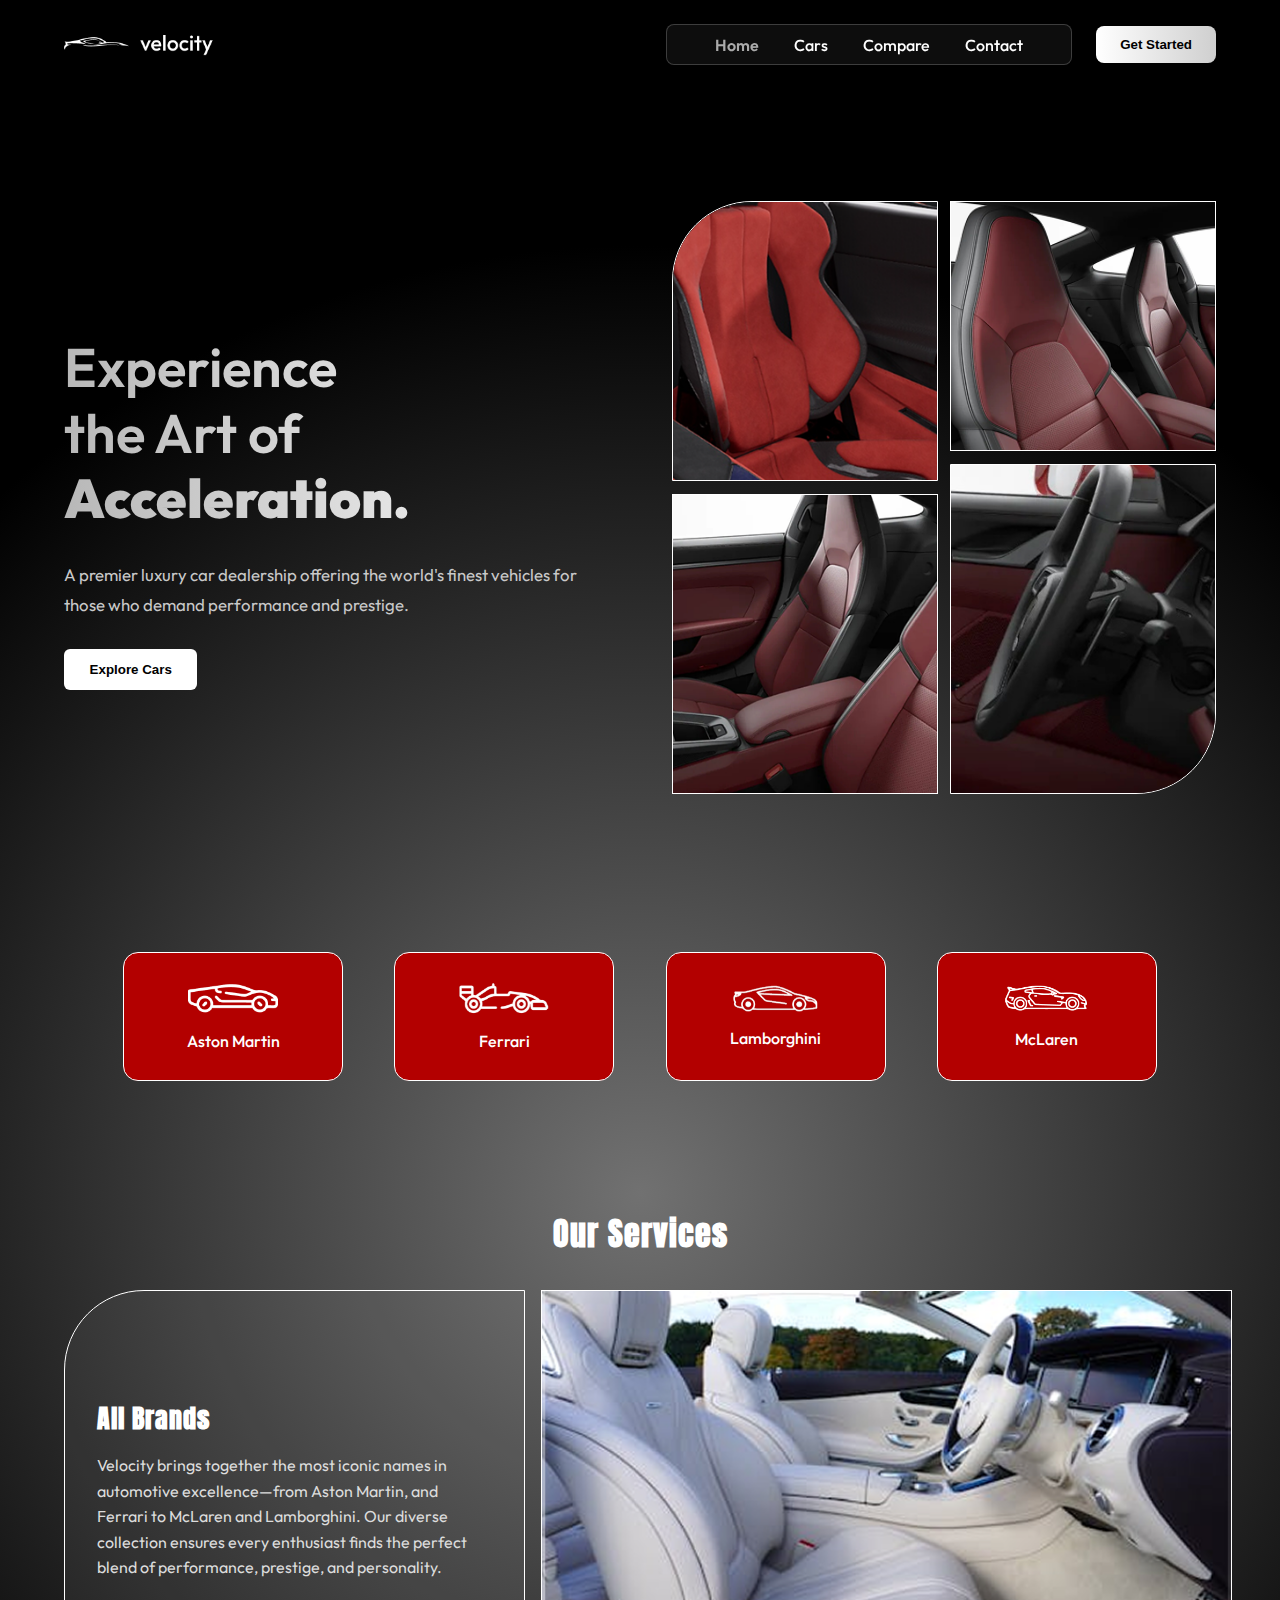
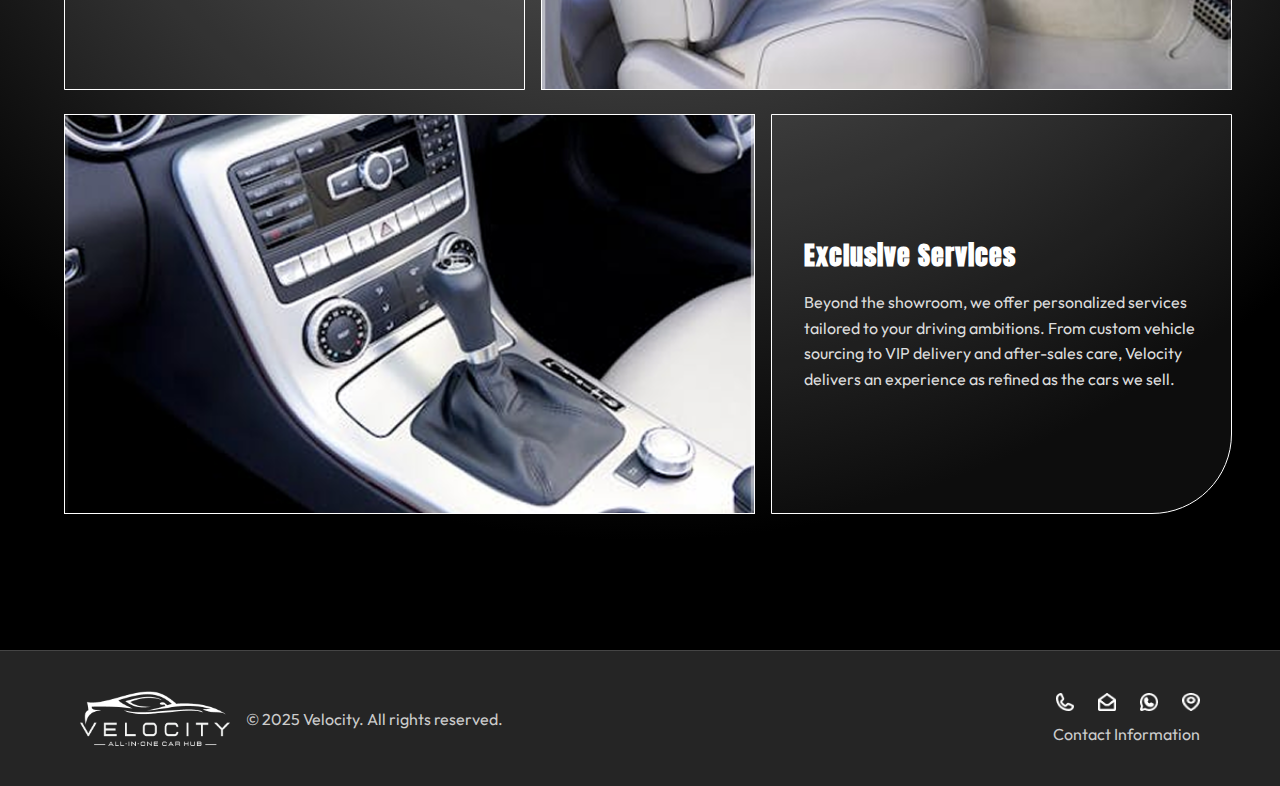
<file: Home.html>
<!DOCTYPE html>
<html lang="en">
<head>
  <meta charset="UTF-8" />
  <meta name="viewport" content="width=device-width, initial-scale=1.0" />
  <title>Velocity</title>

  <!-- Favicon -->
  <link rel="icon" type="image/png" href="Images/faviconn.png">

  <!-- Google Fonts -->
  <link href="https://fonts.googleapis.com/css2?family=Outfit:wght@300;400;500;600;700&family=Anton&display=swap" rel="stylesheet">

  <style>
    /* ===== GLOBAL RESET ===== */
    *, section, article, aside {
      margin: 0;
      padding: 0;
      box-sizing: border-box;
    }

    body {
      font-family: 'Outfit', sans-serif;
      background: radial-gradient(circle at center, #717171 0%, #000 70%);
      color: #fff;
      overflow-x: hidden;
    }

    a {
      text-decoration: none;
      color: inherit;
    }

    .container {
      width: 90%;
      max-width: 1300px;
      margin: 0 auto;
      padding: 3rem 0;
    }

    /* ===== HEADER ===== */
    header {
      width: 100%;
      display: flex;
      align-items: center;
      justify-content: space-between;
      padding: 1.5rem 5%;
      background-color: rgba(0,0,0,0.5);
      box-shadow: 0 4px 8px rgba(0,0,0,0.3);
      position: relative;
      z-index: 200;
    }

    .logo img {
      width: 150px;
    }

    .nav-right {
      display: flex;
      align-items: center;
      gap: 1.5rem;
    }

    .nav-box {
      display: flex;
      align-items: center;
      background: rgba(255,255,255,0.05);
      border: 1px solid rgba(255,255,255,0.2);
      padding: 0.6rem 2rem;
      border-radius: 8px;
      backdrop-filter: blur(8px);
    }

    nav a {
      margin: 0 1rem;
      font-weight: 500;
      font-size: 1rem;
      color: white;
      transition: color 0.3s ease;
    }

    nav a:hover {
      color: #aaa;
      text-shadow: 0 0 6px rgba(255,255,255,0.5);
    }

    .btn-primary {
      background: linear-gradient(90deg, #fff, #cfcfcf);
      color: black;
      border: none;
      padding: 0.7rem 1.5rem;
      border-radius: 8px;
      font-weight: 600;
      cursor: pointer;
      transition: transform 0.3s ease;
    }

    .btn-primary:hover {
      transform: scale(1.05);
    }

    /* Hamburger menu */
    .hamburger {
      display: none;
      cursor: pointer;
      width: 30px;
      height: 25px;
      flex-direction: column;
      justify-content: space-between;
    }

    .hamburger span {
      background: #fff;
      display: block;
      height: 3px;
      border-radius: 3px;
      transition: 0.3s;
    }

    .mobile-nav {
      display: none;
      flex-direction: column;
      gap: 0.8rem;
      background: rgba(0,0,0,0.7);
      padding: 1rem;
      border-radius: 10px;
      position: absolute;
      top: 70px;
      right: 5%;
      z-index: 100;
    }

    .mobile-nav a {
      color: #fff;
      font-weight: 600;
      text-align: center;
      padding: 0.5rem 0;
    }

    /* ===== HERO ===== */
    .hero {
      display: flex;
      align-items: center;
      justify-content: space-between;
      margin-top: 4rem;
      gap: 4rem;
    }

    .hero-text {
      flex: 1;
      max-width: 50%;
    }

    .hero-text h1 {
      font-weight: 600;
      font-size: 3.4rem;
      line-height: 1.2;
      background: linear-gradient(to right, #b8b8b8, #fff);
      -webkit-background-clip: text;
      -webkit-text-fill-color: transparent;
    }

    .hero-text h1 span {
      display: block;
      font-weight: 900;
    }

    .hero-text p {
      margin: 1.8rem 0;
      color: #c9c9c9;
      line-height: 1.8;
      font-size: 1.05rem;
    }

    .hero-text button {
      background: #fff;
      border: none;
      color: #000;
      padding: 0.8rem 1.6rem;
      border-radius: 6px;
      font-weight: 700;
      cursor: pointer;
      transition: 0.3s;
    }

    .hero-text button:hover {
      background: #ddd;
      transform: scale(1.03);
    }

    .hero-images {
      display: grid;
      grid-template-columns: 1fr 1fr;
      gap: 0.8rem;
      flex: 1;
      align-items: stretch;
      position: relative;
    }

    .hero-images img {
      width: 100%;
      border-radius: 25px;
      object-fit: cover;
      border: 1px solid #fff;
    }

    .hero-images img:nth-child(1) {
      height: 280px;
      border-radius: 80px 0 0 0;
    }

    .hero-images img:nth-child(2) {
      height: 250px;
      border-radius: 0;
    }

    .hero-images img:nth-child(3) {
      height: 300px;
      border-radius: 0;
    }

    .hero-images img:nth-child(4) {
      height: 330px;
      border-radius: 0 0 80px 0;
      top: -30px;
      position: relative;
    }

    /* ===== BRAND BUTTONS ===== */
    nav.brand-buttons {
      display: flex;
      justify-content: center;
      gap: 1.2rem;
      margin: 5rem 0 2rem;
      flex-wrap: wrap;
    }

    nav.brand-buttons a {
      display: flex;
      flex-direction: column;
      align-items: center;
      justify-content: center;
      background: #b30000;
      padding: 1.8rem 2.5rem;
      border-radius: 15px;
      border: 1px solid #fff;
      width: 220px;
      text-align: center;
      color: #fff;
      font-weight: 500;
      transition: 0.3s;
    }

    nav.brand-buttons a:hover {
      background: #e52b2b;
      transform: translateY(-5px);
    }

    nav.brand-buttons img {
      width: 90px;
      margin-bottom: 1rem;
    }

    /* ===== TOP CARS ===== */
    .section-title {
      text-align: center;
      font-family: 'Anton', sans-serif;
      font-size: 2.2rem;
      margin-top: 3rem;
      margin-bottom: 2rem;
      letter-spacing: 1px;
    }

    .car-grid {
      display: grid;
      grid-template-columns: repeat(4, 1fr);
      gap: 1rem;
      justify-items: center;
    }

    article.car-card {
      background: #252525;
      border-radius: 25px;
      overflow: hidden;
      width: 100%;
      max-width: 280px;
      border: 2px solid white;
      transition: 0.3s;
      text-decoration: none;
      box-shadow: 0 5px 15px rgba(0,0,0,0.6);
    }

    article.car-card:hover {
      transform: scale(1.03);
    }

    article.car-card img {
      width: 100%;
      height: 180px;
      object-fit: cover;
    }

    article.car-card .info {
      padding: 1rem;
    }

    article.car-card h3 {
      font-size: 1rem;
      font-weight: 600;
      display: inline-block;
    }

    article.car-card span {
      float: right;
      font-weight: 700;
      color: #fff;
    }

    article.car-card p {
      font-size: 0.9rem;
      color: #ccc;
      margin: 0.3rem 0;
    }

    .stars {
      color: white;
      font-size: 1.2rem;
      margin-top: 0.3rem;
    }

    /* ===== SERVICES ===== */
    section.services {
      margin-top: 5rem;
      text-align: center;
    }

    section.services h2 {
      font-family: 'Anton', sans-serif;
      font-size: 2rem;
      margin-bottom: 2rem;
      letter-spacing: 1px;
    }

    article.service-row {
      display: grid;
      gap: 1rem;
      align-items: stretch;
      margin-bottom: 1.5rem;
      grid-template-columns: 40% 60%;
    }

    article.service-row.row-2 {
      grid-template-columns: 60% 40%;
    }

    .service-box {
      background: rgba(255,255,255,0.05);
      padding: 2rem;
      display: flex;
      flex-direction: column;
      justify-content: center;
      border-radius: 0;
      border: 1px solid #fff;
      height: 400px;
      text-align: left;
    }

    .service-box h3 {
      font-family: 'Anton', sans-serif;
      font-size: 1.6rem;
      margin-bottom: 1rem;
      letter-spacing: 1px;
    }

    .service-box p {
      font-size: 1rem;
      line-height: 1.6;
      color: #dcdcdc;
    }

    .service-row.row-1 .service-box {
      border-radius: 80px 0 0 0;
    }

    .service-row.row-2 .service-box {
      border-radius: 0 0 80px 0;
    }

    .service-img {
      width: 100%;
      object-fit: cover;
      display: block;
      border-radius: 0;
      border: 1px solid #fff;
      height: 400px;
    }

    /* ===== FOOTER ===== */
    footer {
      background: #252525;
      width: 100%;
      display: flex;
      align-items: center;
      justify-content: space-between;
      margin-top: 4rem;
      padding: 2.5rem 5rem;
      border-top: 1px solid rgba(255,255,255,0.15);
      font-size: 1rem;
      color: #ccc;
      flex-wrap: wrap;
    }

    footer .footer-logo {
      display: flex;
      align-items: center;
      gap: 1rem;
    }

    footer .footer-logo img {
      width: 150px;
    }

    .contact-icons {
      display: flex;
      flex-direction: column;
      align-items: flex-end;
      text-align: right;
      gap: 0.8rem;
    }

    .social-icons {
      display: flex;
      gap: 1.5rem;
    }

    .social-icons img {
      width: 18px;
      height: 18px;
      cursor: pointer;
      transition: transform 0.3s ease;
    }

    .social-icons img:hover {
      transform: scale(1.15);
    }

    /* ===== RESPONSIVE ===== */
    /* ===== DESKTOP ===== */
    @media (min-width: 1025px) {
    /* Desktop-specific tweaks (if needed) */
    .hero-text h1 { font-size: 3.4rem; }
    .hero-images img:nth-child(1) { height: 280px; }
    .brand-buttons a { width: 220px; padding: 1.8rem 2.5rem; }
    }

    /* TABLET */
    @media (max-width:1024px) and (min-width:481px) {
      header {
        flex-direction: column;
        align-items: center;
        gap: 1rem;
      }

      .logo {
        order: -1;
        margin-bottom: 1rem;
      }

      .nav-right {
        justify-content: center;
        width: 100%;
        gap: 1rem;
        flex-wrap: wrap;
      }

      .car-grid {
        display: none;
      }

      nav.brand-buttons {
        gap: 0.6rem;
      }

      nav.brand-buttons a {
        width: 160px;
        padding: 1.3rem 1.8rem;
      }

      .service-box,
      .service-img {
        height: 300px;
      }

      .hero-text h1 {
        font-size: 2.6rem;
      }

      .hero-text p {
        font-size: 0.95rem;
      }

      .hero-images img:nth-child(1) {
        height: 200px;
      }

      .hero-images img:nth-child(2) {
        height: 180px;
      }

      .hero-images img:nth-child(3) {
        height: 210px;
      }

      .hero-images img:nth-child(4) {
        height: 230px;
        top: -15px;
        position: relative;
      }
    }

    /* PRINT */
    @media print {
        body {
            background: #fff;
            color: #000;
            font-size: 12pt;
            margin: 0;
        }

        header, footer, .hamburger, .nav-right, .social-icons, .hero-images, .hero-text button {
            display: none;
        }

        * {
            margin: 0;
            padding: 0;
            box-sizing: border-box;
        }

        .hero {
            display: flex;
            flex-direction: column;
            justify-content: center;
            align-items: center;
            height: 100vh;
            text-align: center;
        }

        .hero-text::before {
            content: "Experience the Art of Acceleration";
            display: block;
            font-weight: 700;
            font-size: 24pt;
            text-align: center;
            margin-bottom: 0.5rem;
        }

        .hero-text p {
            color: #000;
            text-align: center;
            font-size: 14pt;
            max-width: 100%;
            line-height: 1.4;
        }

        nav.brand-buttons {
            display: grid;
            grid-template-columns: repeat(2, 1fr);
            gap: 0.3rem;
            justify-content: center;
            margin: 1rem auto;
            width: 60%;
        }

        nav.brand-buttons a {
            display: flex;
            flex-direction: column;
            align-items: center;
            justify-content: center;
            width: 100%;
            padding: 0.8rem;
            background: #000;
            color: #fff;
            border: 1px solid #000;
            text-decoration: none;
            page-break-inside: avoid;
            line-height: 1.2;
        }

        nav.brand-buttons img {
            width: 60px;
            margin-bottom: 0.3rem;
        }

        section.services {
            display: block;
            margin: 1rem auto;
            width: 80%;
        }

        article.service-row {
            display: block;
            margin-bottom: 0.8rem;
            padding: 0.5rem;
            border: 1px solid #000;
            page-break-inside: avoid;
        }

        .service-box {
            background: #fff;
            color: #000;
            padding: 0.5rem 0;
        }

        .service-img {
            display: block;
            width: 100%;
            height: auto;
            object-fit: cover;
            margin-top: 0.3rem;
        }
    }

    /* MOBILE */
    @media (max-width:480px) {
      header {
        flex-direction: row;
        justify-content: space-between;
        align-items: center;
        padding: 1rem 5%;
        position: relative;
      }

      .logo img {
        width: 120px;
      }

      .nav-box,
      .btn-primary {
        display: none;
      }

      /* HAMBURGER */
      .hamburger {
        display: flex;
        width: 24px;
        height: 20px;
        position: absolute;
        right: 20px;
        top: 50%;
        transform: translateY(-50%);
        flex-direction: column;
        justify-content: space-between;
        z-index: 300;
      }

      .hamburger span {
        height: 2.5px;
      }

      .hero-images {
        display: none;
      }

      nav.brand-buttons {
        display: grid;
        grid-template-columns: repeat(2, max-content);
        gap: 1.2rem;
        justify-content: center;
        width: auto;
        margin: 2rem auto;
      }

      nav.brand-buttons a {
        width: 140px;
        padding: 1.2rem;
      }

      .service-row {
        grid-template-columns: 1fr !important;
      }

      .service-row.row-1 .service-box,
      .service-row.row-2 .service-box {
        border-radius: 15px;
        height: auto;
      }

      .service-img {
        height: auto;
        border-radius: 15px;
      }

      .hero {
        flex-direction: column;
        gap: 1.5rem;
        margin-top: 2rem;
      }

      .hero-text {
        max-width: 100%;
        text-align: center;
      }

      .hero-text h1 {
        font-size: 2rem;
      }

      .hero-text p {
        font-size: 0.95rem;
      }

      .car-grid {
        display: none;
      }

      /* FOOTER MOBILE */
      footer {
        flex-direction: column;
        text-align: center;
        gap: 1.5rem;
        padding: 2rem;
      }

      footer .footer-logo {
        flex-direction: column;
        align-items: center;
        gap: 0.3rem;
      }

      footer .footer-logo img {
        width: 120px;
      }

      .contact-icons {
        flex-direction: column;
        align-items: center;
        text-align: center;
        gap: 1rem;
      }

      .social-icons {
        justify-content: center;
        gap: 1rem;
      }
    }
  </style>
</head>
<body>

  <!-- HEADER -->
  <header>
    <div class="logo">
      <img src="Images/velocity logo.png" alt="Velocity Logo">
    </div>

    <div class="hamburger" onclick="toggleMenu()">
      <span></span>
      <span></span>
      <span></span>
    </div>

    <div class="nav-right">
      <div class="nav-box">
        <nav>
          <a href="Home.html" style="color: #aaa; font-weight:600;">Home</a>
          <a href="Vanquish.html">Cars</a>
          <a href="Compare.html">Compare</a>
          <a href="Contact.html">Contact</a>
        </nav>
      </div>
      <button class="btn-primary" onclick="window.location.href='Contact.html'">Get Started</button>
    </div>

    <div class="mobile-nav" id="mobileNav">
      <a href="Home.html">Home</a>
      <a href="Vanquish.html">Cars</a>
      <a href="Compare.html">Compare</a>
      <a href="Contact.html">Contact</a>
    </div>
  </header>

  <!-- HERO -->
  <section class="container hero">
    <div class="hero-text">
      <h1>
        Experience<br>
        the Art of<br>
        <span>Acceleration.</span>
      </h1>
      <p>
        A premier luxury car dealership offering the world's finest vehicles for those who demand performance and prestige.
      </p>
      <button onclick="document.querySelector('nav.brand-buttons').scrollIntoView({ behavior: 'smooth' })">
        Explore Cars
      </button>
    </div>

    <div class="hero-images">
      <img src="Images/hero1.png" alt="">
      <img src="Images/hero2.png" alt="">
      <img src="Images/hero3.png" alt="">
      <img src="Images/hero4.png" alt="">
    </div>
  </section>

  <!-- BRAND BUTTONS -->
  <nav class="brand-buttons">
    <a href="Vanquish.html">
      <img src="Images/aston-martin.png" alt="">
      <span>Aston Martin</span>
    </a>
    <a href="SF90.html">
      <img src="Images/ferrari.png" alt="">
      <span>Ferrari</span>
    </a>
    <a href="Temerario.html">
      <img src="Images/lamborghini.png" alt="">
      <span>Lamborghini</span>
    </a>
    <a href="750s.html">
      <img src="Images/mclaren.png" alt="">
      <span>McLaren</span>
    </a>
  </nav>

  <!-- SERVICES -->
  <section class="container services">
    <h2>Our Services</h2>

    <article class="service-row row-1">
      <div class="service-box">
        <h3>All Brands</h3>
        <p>
          Velocity brings together the most iconic names in automotive excellence—from Aston Martin, and Ferrari to McLaren and Lamborghini.
          Our diverse collection ensures every enthusiast finds the perfect blend of performance, prestige, and personality.
        </p>
      </div>
      <img src="Images/service1.png" alt="Service Image 1" class="service-img">
    </article>

    <article class="service-row row-2">
      <img src="Images/service2.png" alt="Service Image 2" class="service-img">
      <div class="service-box">
        <h3>Exclusive Services</h3>
        <p>
          Beyond the showroom, we offer personalized services tailored to your driving ambitions. From custom vehicle sourcing to VIP delivery and after-sales care,
          Velocity delivers an experience as refined as the cars we sell.
        </p>
      </div>
    </article>
  </section>

  <!-- FOOTER -->
  <footer>
    <div class="footer-logo">
      <img src="Images/velocity logo v2.png" alt="Velocity Logo">
      <span>© 2025 Velocity. All rights reserved.</span>
    </div>

    <div class="contact-icons">
      <div class="social-icons">
        <img src="Images/phone-icon.png" alt="Phone">
        <img src="Images/email-icon.png" alt="Email">
        <img src="Images/whatsapp-icon.png" alt="WhatsApp">
        <img src="Images/location-icon.png" alt="Location">
      </div>
      <span>Contact Information</span>
    </div>
  </footer>

  <script>
    function toggleMenu() {
      const nav = document.getElementById('mobileNav');
      nav.style.display = (nav.style.display === 'flex') ? 'none' : 'flex';
    }
  </script>

</body>
</html>
</file>
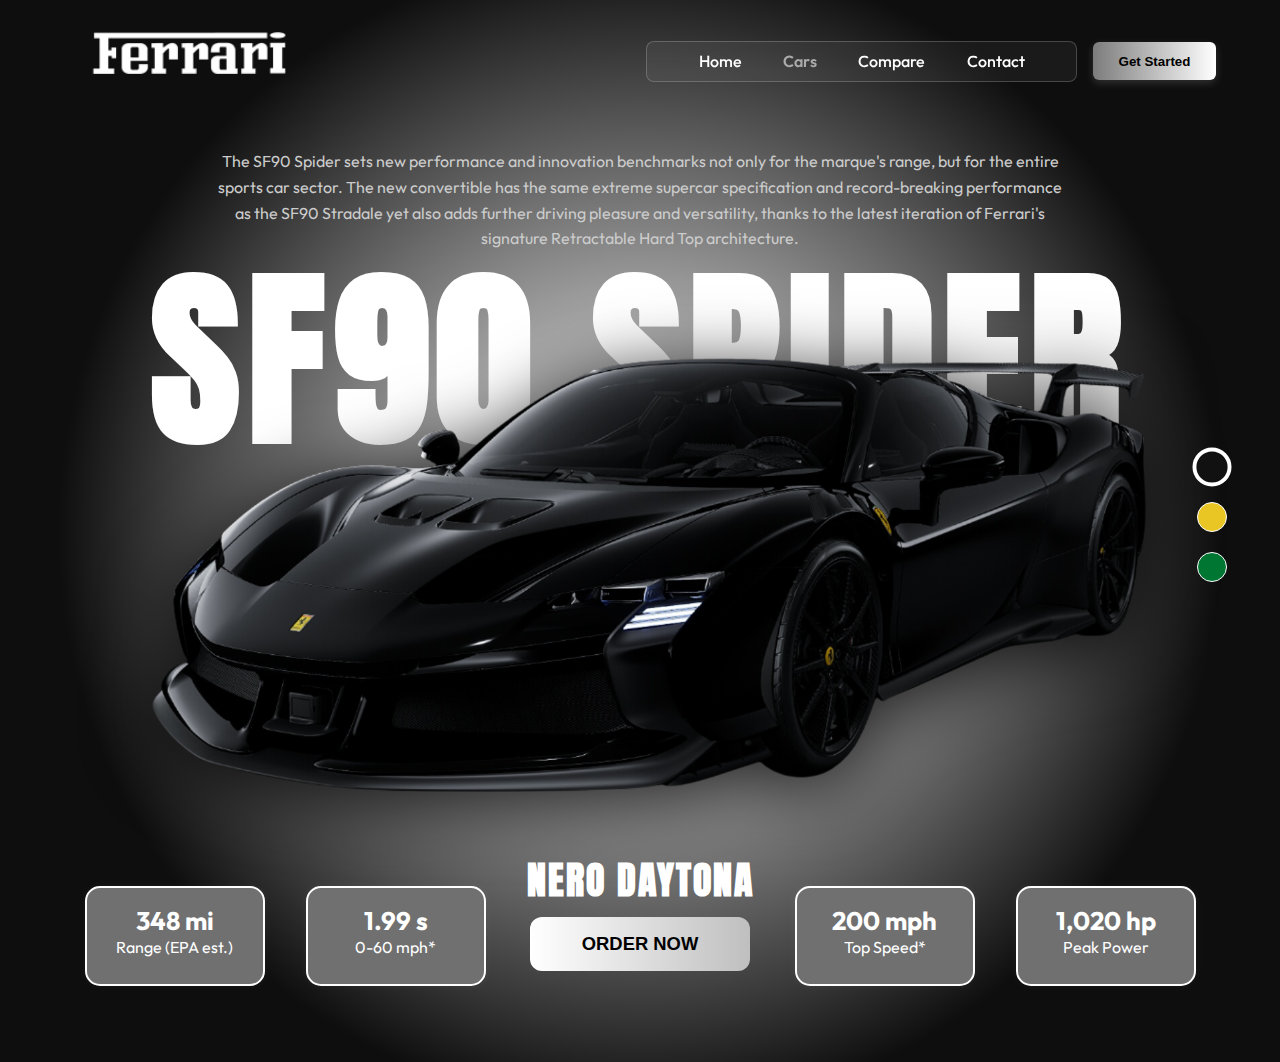
<file: SF90.html>
<!DOCTYPE html>
<html lang="en">
<head>
  <meta charset="UTF-8" />
  <meta name="viewport" content="width=device-width, initial-scale=1.0" />
  <meta name="description" content="Discover the Ferrari SF90 Spider at Velocity. Experience cutting-edge engineering, exceptional speed, and luxury design for the ultimate driving experience.">
  <title>Ferrari SF90 Spider</title>

  <!-- Favicon -->
  <link rel="icon" type="image/png" href="Images/faviconn.png">

  <!-- Google Fonts -->
  <link href="https://fonts.googleapis.com/css2?family=Outfit:wght@300;400;500;600;700&family=Anton&display=swap" rel="stylesheet">
  
  <!-- External CSS -->
  <link rel="stylesheet" href="SF90_Styles.css">  
</head>

<body>
  <div class="container">
    <!-- HEADER -->
    <header>
      <div class="logo">
        <img src="ferrari/fer logo.png" alt="Ferrari Logo" />
      </div>
      <div class="nav-right">
        <div class="nav-box">
          <nav>
            <a href="index.html">Home</a>
            <a href="SF90.html" style="color: #aaa; font-weight: 600;">Cars</a>
            <a href="Compare.html">Compare</a>
            <a href="Contact.html">Contact</a>
          </nav>
        </div>
        <button class="btn-primary" onclick="window.location.href='Contact.html'">Get Started</button>
      </div>

      <!-- Hamburger for mobile -->
      <div class="hamburger" onclick="toggleMenu()">
        <span></span>
        <span></span>
        <span></span>
      </div>

      <!-- Mobile nav links -->
      <div class="mobile-nav" id="mobileNav">
        <a href="index.html">Home</a>
        <a href="Vanquish.html">Cars</a>
        <a href="Compare.html">Compare</a>
        <a href="Contact.html">Contact</a>
      </div>      
    </header>

    <section class="hero">
      <div class="hero-text">
        <h1 class="title">SF90 SPIDER</h1>

        <p class="intro desktop-intro">
          The SF90 Spider sets new performance and innovation benchmarks not only for the marque's range, but for the entire sports car sector. The new convertible has the same extreme supercar specification and record-breaking performance as the SF90 Stradale yet also adds further driving pleasure and versatility, thanks to the latest iteration of Ferrari's signature Retractable Hard Top architecture.
        </p>

        <p class="intro mobile-intro">
          The SF90 Spider sets new performance and innovation <br>benchmarks not only for the marque's range, but for the entire sports car sector. 
        </p>
      </div>

      <!-- Car and Color Options -->
      <div class="car-display">
        <div class="car-image">
          <img id="carImage" src="ferrari/nero edited.png" alt="Ferrari SF90 Spider" />
        </div>

        <div class="color-options">
          <span class="dot black active"
                data-img="ferrari/nero edited.png"
                data-color-name="NERO DAYTONA"
                data-bg="radial-gradient(circle at center, #ffffff, #0e0e0e 70%)"></span>

          <span class="dot yellow"
                data-img="ferrari/giallo edited.png"
                data-color-name="GIALLO TRIPLO"
                data-bg="radial-gradient(circle at center, #E9C624, #000000 70%)"></span>

          <span class="dot green"
                data-img="ferrari/jewel edited.png"
                data-color-name="GREEN JEWEL"
                data-bg="radial-gradient(circle at center, #007633, #0e0e0e 70%)"></span>
        </div>
      </div>

      <!-- Stats -->
      <div class="stats">
        <div class="stat-box">
          <h3>348 mi</h3>
          <p>Range (EPA est.)</p>
        </div>
        <div class="stat-box">
          <h3>1.99 s</h3>
          <p>0-60 mph*</p>
        </div>

        <div class="model-info">
          <h2>NERO DAYTONA</h2>
          <button class="btn-secondary" onclick="window.location.href='Contact.html'">ORDER NOW</button>
        </div>

        <div class="stat-box">
          <h3>200 mph</h3>
          <p>Top Speed*</p>
        </div>
        <div class="stat-box">
          <h3>1,020 hp</h3>
          <p>Peak Power</p>
        </div>
      </div>
    </section>
  </div>

<script>
  const dots = document.querySelectorAll('.dot');
  const carImage = document.getElementById('carImage');
  const modelName = document.querySelector('.model-info h2');

  dots.forEach(dot => {
    dot.addEventListener('click', () => {
      dots.forEach(d => d.classList.remove('active'));
      dot.classList.add('active');

      carImage.classList.remove('fade-in');
      carImage.classList.add('fade-out');

      setTimeout(() => {
        carImage.src = dot.getAttribute('data-img');
        modelName.textContent = dot.getAttribute('data-color-name');
        document.body.style.background = dot.getAttribute('data-bg');

        carImage.classList.remove('fade-out');
        carImage.classList.add('fade-in');
      }, 400); 
    });
  });
</script>

  <script>
    function toggleMenu() {
      const nav = document.getElementById('mobileNav');
      nav.style.display = (nav.style.display === 'flex') ? 'none' : 'flex';
    }
  </script>  
</body>
</html>
</file>
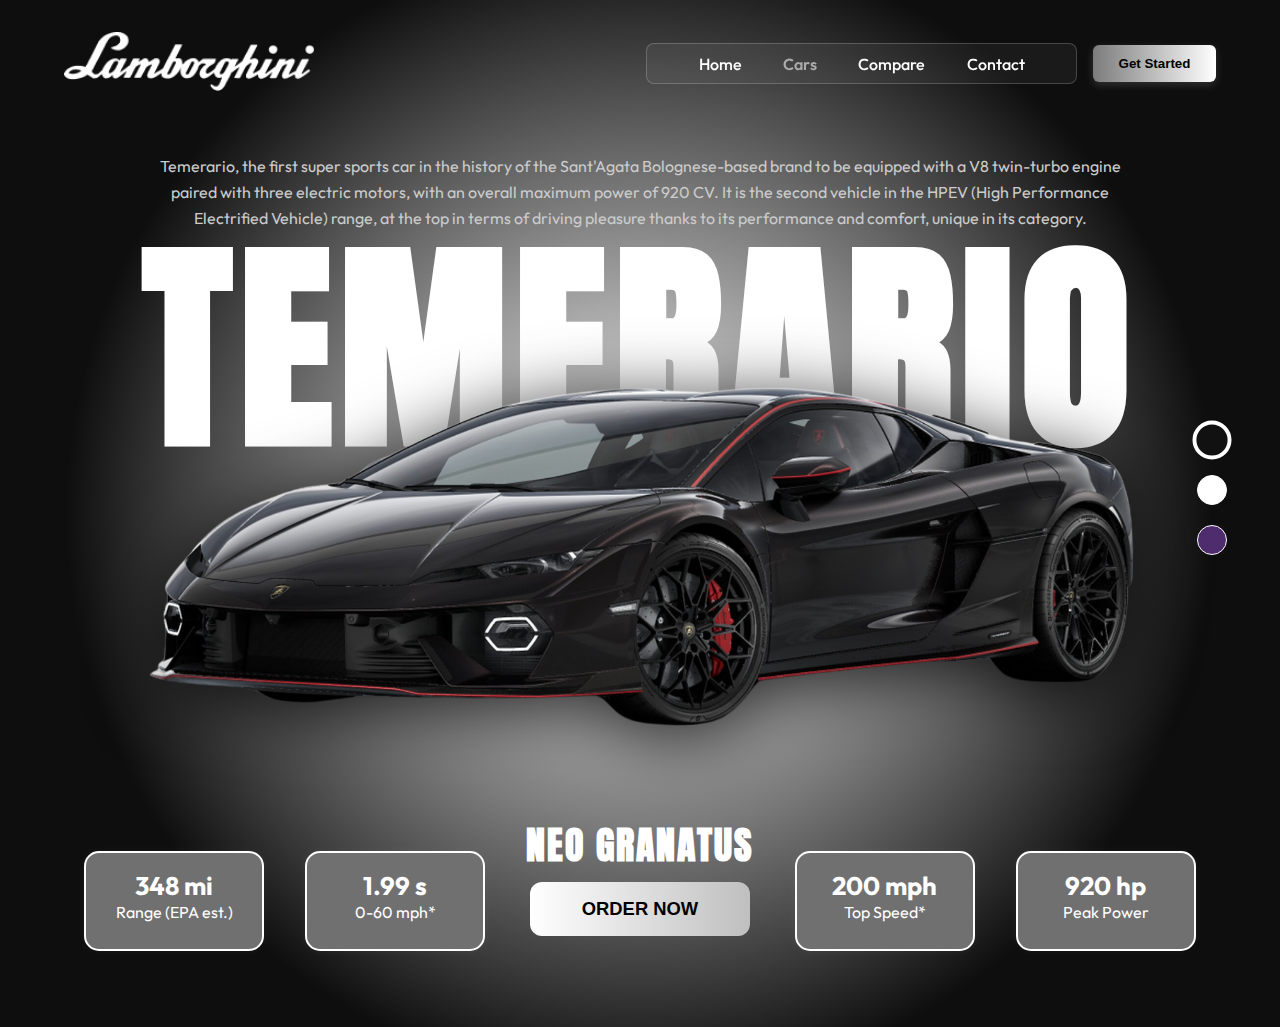
<file: Temerario.html>
<!DOCTYPE html>
<html lang="en">
<head>
  <meta charset="UTF-8" />
  <meta name="viewport" content="width=device-width, initial-scale=1.0" />
  <title>Lamborghini Temerario</title>

  <!-- Favicon -->
  <link rel="icon" type="image/png" href="Images/faviconn.png">

  <!-- Google Fonts -->
  <link href="https://fonts.googleapis.com/css2?family=Outfit:wght@300;400;500;600;700&family=Anton&display=swap" rel="stylesheet">

  <style>
    * {
      margin: 0;
      padding: 0;
      box-sizing: border-box;
    }

    body {
      font-family: 'Outfit', sans-serif;
      background: radial-gradient(circle at center, #ffffff, #0e0e0e 70%);
      color: white;
      overflow-x: hidden;
      transition: background 0.8s ease;
    }

    .container {
      width: 100%;
      min-height: 100vh;
      padding: 2rem 4rem;
    }

    /* HEADER */
    header {
      display: flex;
      align-items: center;
      justify-content: space-between;
      margin-bottom: 1.5rem;
    }

    .logo img {
      width: 250px;
    }

    .nav-right {
      display: flex;
      align-items: center;
      gap: 1rem;
    }

    .nav-box {
      display: flex;
      align-items: center;
      background: rgba(255, 255, 255, 0.05);
      border: 1px solid rgba(255, 255, 255, 0.2);
      padding: 0.6rem 2rem;
      border-radius: 8px;
      backdrop-filter: blur(8px);
    }

    nav a {
      color: white;
      margin: 0 1.2rem;
      text-decoration: none;
      font-weight: 500;
      font-size: 1rem;
      transition: color 0.3s ease;
    }

    nav a:hover {
      color: #a0a0a0;
    }

    .btn-primary {
      background: linear-gradient(90deg, #7c7c7c, #ffffff);
      color: black;
      border: none;
      padding: 0.7rem 1.6rem;
      border-radius: 6px;
      font-weight: 600;
      cursor: pointer;
      box-shadow: 0 3px 8px rgba(255, 255, 255, 0.15);
      transition: transform 0.2s ease;
    }

    .btn-primary:hover {
      transform: scale(1.05);
    }

    /* HERO SECTION */
    .hero {
      text-align: center;
      position: relative;
      display: flex;
      flex-direction: column;
      align-items: center;
    }

    .intro {
      max-width: 980px;
      color: #ccc;
      font-size: 1rem;
      line-height: 1.6;
      margin-top: 2.2rem;
    }

    .title {
      font-family: 'Anton', sans-serif;
      font-size: 14rem;
      font-weight: 900;
      color: white;
      letter-spacing: 8px;
      position: absolute;
      top: 7%;
      z-index: 0;
      pointer-events: none;
    }

    /* CAR DISPLAY */
    .car-display {
      display: flex;
      align-items: center;
      justify-content: center;
      position: relative;
      margin-top: -3rem;
    }

    .car-image img {
      width: 110%;
      max-width: 1030px;
      z-index: 2;
      filter: drop-shadow(0 10px 35px rgba(0, 0, 0, 0.8));
      transition: all 0.6s ease;
    }

    /* Color Options */
    .color-options {
      display: flex;
      flex-direction: column;
      position: absolute;
      right: -7%;
      top: 42%;
      transform: translateY(-50%);
      z-index: 3;
    }

    .dot {
      width: 30px;
      height: 30px;
      border-radius: 50%;
      margin: 10px 0;
      cursor: pointer;
      border: 1px solid #fff;
      transition: transform 0.3s ease, border 0.3s ease;
    }

    .dot:hover {
      transform: scale(1.2);
    }

    .black { background: #111; }
    .white { background: #FFFFFF; }
    .violet { background: #4F2C6D; }

    .active {
      transform: scale(1.3);
      border: 3px solid #fff;
    }

    /* STATS */
    .stats {
      display: flex;
      justify-content: space-around;
      align-items: flex-start;
      flex-wrap: wrap;
      width: 100%;
      margin-top: -4rem;
      padding-bottom: 1.5rem;
    }

    .stat-box {
      background: #707070;
      border: 2px solid white;
      width: 180px;
      height: 100px;
      border-radius: 15px;
      text-align: center;
      padding: 1rem 0;
      box-shadow: 0 0 10px rgba(255, 255, 255, 0.05);
    }

    .stat-box h3 {
      font-size: 1.6rem;
    }

    .model-info {
      text-align: center;
      transform: translateY(-35px);
    }

    .model-info h2 {
      font-family: 'Anton', sans-serif;
      font-size: 2.4rem;
      margin-bottom: 0.5rem;
      letter-spacing: 2px;
      transition: color 0.3s ease;
    }

    .btn-secondary {
      display: inline-block;
      background: linear-gradient(90deg, #ffffff, #bfbfbf);
      color: black;
      border: none;
      padding: 1rem 0;
      width: 220px;
      border-radius: 12px;
      font-size: 1.15rem;
      font-weight: 700;
      cursor: pointer;
      transition: transform 0.2s ease;
    }

    .btn-secondary:hover {
      transform: scale(1.05);
    }

  /* Animation for car transition */
  .fade-out {
    opacity: 0;
    transform: scale(0.98);
    transition: opacity 0.4s ease, transform 0.4s ease;
  }

  .fade-in {
    opacity: 1;
    transform: scale(1);
    transition: opacity 0.4s ease, transform 0.4s ease;
  }
  </style>
</head>

<body>
  <div class="container">
    <!-- Header -->
    <header>
      <div class="logo">
        <img src="lamborghini/lambo logo.png" alt="Lamborghini Logo" />
      </div>

      <div class="nav-right">
        <div class="nav-box">
          <nav>
            <a href="Home.html">Home</a>
            <a href="Temerario.html" style="color: #aaa; font-weight: 600;">Cars</a>
            <a href="Compare.html">Compare</a>
            <a href="Contact.html">Contact</a>
          </nav>
        </div>
        <button class="btn-primary" onclick="window.location.href='Contact.html'">Get Started</button>
      </div>
    </header>

    <!-- Hero Section -->
    <section class="hero">
      <p class="intro">
        Temerario, the first super sports car in the history of the Sant'Agata Bolognese-based brand to be equipped with a V8 twin-turbo engine paired with three electric motors, with an overall maximum power of 920 CV. It is the second vehicle in the HPEV (High Performance Electrified Vehicle) range, at the top in terms of driving pleasure thanks to its performance and comfort, unique in its category.
      </p>

      <h1 class="title">TEMERARIO</h1>

      <!-- Car and Color Options -->
      <div class="car-display">
        <div class="car-image">
          <img id="carImage" src="lamborghini/neo granatus edited.png" alt="Lamborghini Temerario" />
        </div>

        <div class="color-options">
          <span class="dot black active"
                data-img="lamborghini/neo granatus edited.png"
                data-color-name="NEO GRANATUS"
                data-bg="radial-gradient(circle at center, #ffffff, #0e0e0e 70%)"></span>

          <span class="dot white"
                data-img="lamborghini/balloon white edited.png"
                data-color-name="BALLOON WHITE"
                data-bg="radial-gradient(circle at center, #FFFFFF, #1b1b1b 70%)"></span>

          <span class="dot violet"
                data-img="lamborghini/viola mithras edited.png"
                data-color-name="VIOLA MITHRAS"
                data-bg="radial-gradient(circle at center, #4F2C6D, #0e0e0e 70%)"></span>
        </div>
      </div>

      <!-- Stats -->
      <div class="stats">
        <div class="stat-box">
          <h3>348 mi</h3>
          <p>Range (EPA est.)</p>
        </div>
        <div class="stat-box">
          <h3>1.99 s</h3>
          <p>0-60 mph*</p>
        </div>

        <div class="model-info">
          <h2>NEO GRANATUS</h2>
          <button class="btn-secondary">ORDER NOW</button>
        </div>

        <div class="stat-box">
          <h3>200 mph</h3>
          <p>Top Speed*</p>
        </div>
        <div class="stat-box">
          <h3>920 hp</h3>
          <p>Peak Power</p>
        </div>
      </div>
    </section>
  </div>

<script>
  const dots = document.querySelectorAll('.dot');
  const carImage = document.getElementById('carImage');
  const modelName = document.querySelector('.model-info h2');

  dots.forEach(dot => {
    dot.addEventListener('click', () => {
      dots.forEach(d => d.classList.remove('active'));
      dot.classList.add('active');

      carImage.classList.remove('fade-in');
      carImage.classList.add('fade-out');

      setTimeout(() => {
        carImage.src = dot.getAttribute('data-img');
        modelName.textContent = dot.getAttribute('data-color-name');
        document.body.style.background = dot.getAttribute('data-bg');

        carImage.classList.remove('fade-out');
        carImage.classList.add('fade-in');
      }, 400); 
    });
  });
</script>

</body>
</html>
</file>
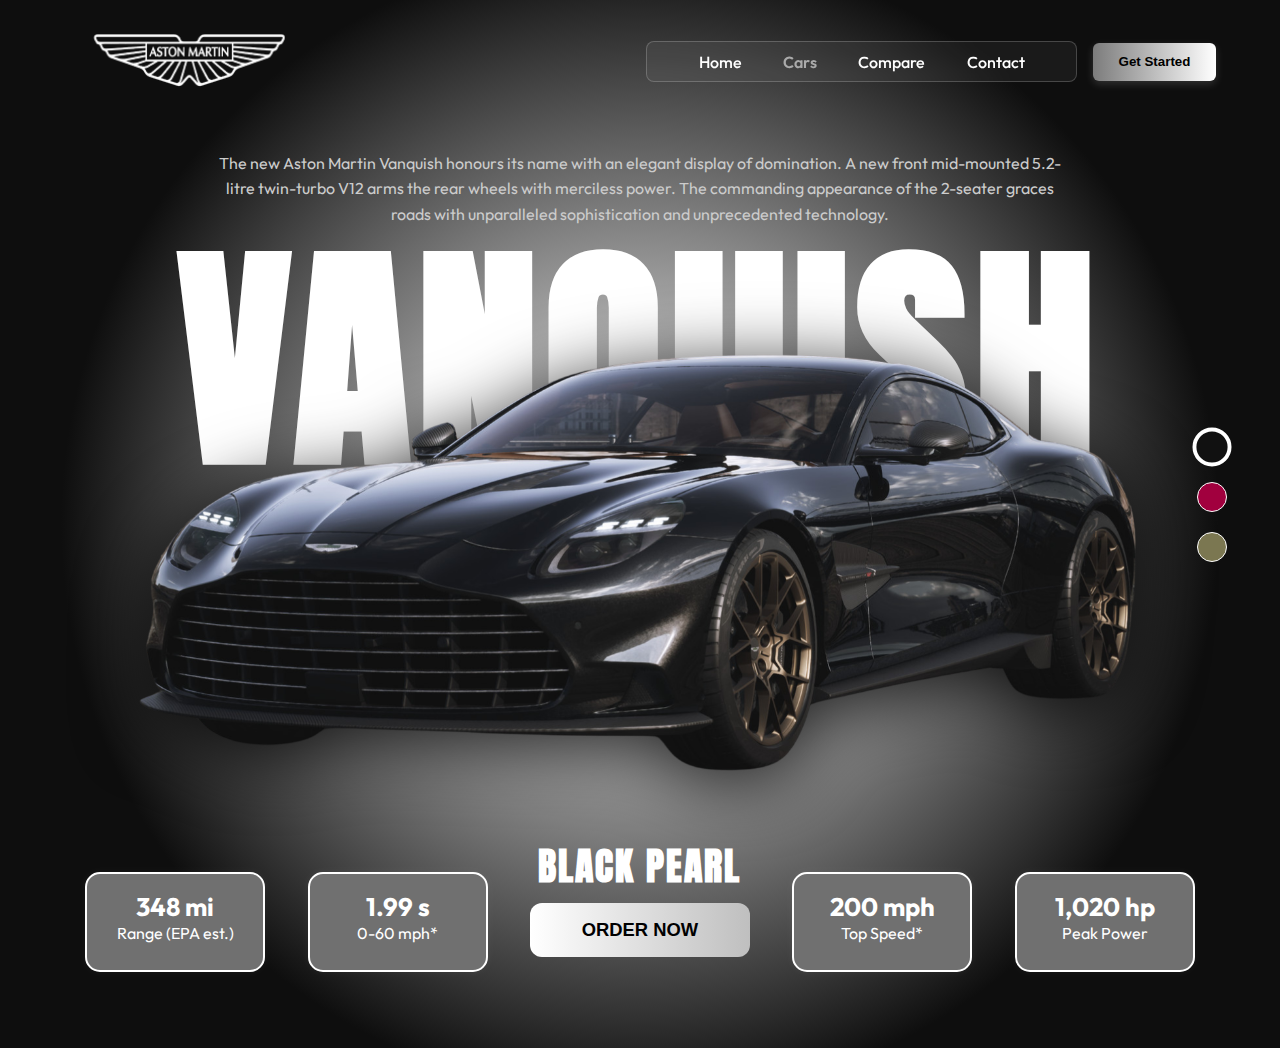
<file: Vanquish.html>
<!DOCTYPE html>
<html lang="en">
<head>
  <meta charset="UTF-8" />
  <meta name="viewport" content="width=device-width, initial-scale=1.0" />
  <title>Aston Martin Vanquish</title>

  <!-- Favicon -->
  <link rel="icon" type="image/png" href="Images/faviconn.png">

  <!-- Google Fonts -->
  <link href="https://fonts.googleapis.com/css2?family=Outfit:wght@300;400;500;600;700&family=Anton&display=swap" rel="stylesheet">

  <style>
    * {
      margin: 0;
      padding: 0;
      box-sizing: border-box;
    }

    body {
      font-family: 'Outfit', sans-serif;
      background: radial-gradient(circle at center, #ffffff, #0e0e0e 70%);
      color: white;
      overflow-x: hidden;
      transition: background 0.8s ease;
    }

    .container {
      width: 100%;
      min-height: 100vh;
      padding: 2rem 4rem;
    }

    /* HEADER */
    header {
      display: flex;
      align-items: center;
      justify-content: space-between;
      margin-bottom: 1.5rem;
    }

    .logo img {
      width: 250px;
    }

    .nav-right {
      display: flex;
      align-items: center;
      gap: 1rem;
    }

    .nav-box {
      display: flex;
      align-items: center;
      background: rgba(255, 255, 255, 0.05);
      border: 1px solid rgba(255, 255, 255, 0.2);
      padding: 0.6rem 2rem;
      border-radius: 8px;
      backdrop-filter: blur(8px);
    }

    nav a {
      color: white;
      margin: 0 1.2rem;
      text-decoration: none;
      font-weight: 500;
      font-size: 1rem;
      transition: color 0.3s ease;
    }

    nav a:hover {
      color: #a0a0a0;
    }

    .btn-primary {
      background: linear-gradient(90deg, #7c7c7c, #ffffff);
      color: black;
      border: none;
      padding: 0.7rem 1.6rem;
      border-radius: 6px;
      font-weight: 600;
      cursor: pointer;
      box-shadow: 0 3px 8px rgba(255, 255, 255, 0.15);
      transition: transform 0.2s ease;
    }

    .btn-primary:hover {
      transform: scale(1.05);
    }

    /* HERO SECTION */
    .hero {
      text-align: center;
      position: relative;
      display: flex;
      flex-direction: column;
      align-items: center;
    }

    .hero-text {
      display: flex;
      flex-direction: column;
      align-items: center;
    }

    .title {
      font-family: 'Anton', sans-serif;
      font-size: 15rem;
      font-weight: 900;
      color: white;
      letter-spacing: 8px;
      position: absolute;
      top: 7%;
      z-index: 0;
      pointer-events: none;
    }

    /* Intro visibility */
    .desktop-intro {
      display: block !important;
    }

    .mobile-intro {
      display: none !important;
    }

    .intro {
      max-width: 850px;
      color: #ccc;
      font-size: 1rem;
      line-height: 1.6;
      margin-top: 2.2rem;
    }

    /* CAR DISPLAY */
    .car-display {
      display: flex;
      align-items: center;
      justify-content: center;
      position: relative;
      margin-top: -3rem;
    }

    .car-image img {
      width: 110%;
      max-width: 1030px;
      z-index: 2;
      filter: drop-shadow(0 10px 35px rgba(0, 0, 0, 0.8));
      transition: all 0.6s ease;
    }

    /* Color Options */
    .color-options {
      display: flex;
      flex-direction: column;
      position: absolute;
      right: -7%;
      top: 42%;
      transform: translateY(-50%);
      z-index: 3;
    }

    .dot {
      width: 30px;
      height: 30px;
      border-radius: 50%;
      margin: 10px 0;
      cursor: pointer;
      border: 1px solid #fff;
      transition: transform 0.3s ease, border 0.3s ease;
    }

    .dot:hover {
      transform: scale(1.2);
    }

    .black { background: #111; }
    .red { background: #A1003E; }
    .green { background: #7B7751; }

    .active {
      transform: scale(1.3);
      border: 3px solid #fff;
    }

    /* STATS */
    .stats {
      display: flex;
      justify-content: space-around;
      align-items: flex-start;
      flex-wrap: wrap;
      width: 100%;
      margin-top: -4rem;
      padding-bottom: 1.5rem;
    }

    .stat-box {
      background: #707070;
      border: 2px solid white;
      width: 180px;
      height: 100px;
      border-radius: 15px;
      text-align: center;
      padding: 1rem 0;
      box-shadow: 0 0 10px rgba(255, 255, 255, 0.05);
    }

    .stat-box h3 {
      font-size: 1.6rem;
    }

    .model-info {
      text-align: center;
      transform: translateY(-35px);
    }

    .model-info h2 {
      font-family: 'Anton', sans-serif;
      font-size: 2.4rem;
      margin-bottom: 0.5rem;
      letter-spacing: 2px;
      transition: color 0.3s ease;
    }

    .btn-secondary {
      display: inline-block;
      background: linear-gradient(90deg, #ffffff, #bfbfbf);
      color: black;
      border: none;
      padding: 1rem 0;
      width: 220px;
      border-radius: 12px;
      font-size: 1.15rem;
      font-weight: 700;
      cursor: pointer;
      transition: transform 0.2s ease;
    }

    .btn-secondary:hover {
      transform: scale(1.05);
    }

    /* Animation for car transition */
    .fade-out {
      opacity: 0;
      transform: scale(0.98);
      transition: opacity 0.4s ease, transform 0.4s ease;
    }

    .fade-in {
      opacity: 1;
      transform: scale(1);
      transition: opacity 0.4s ease, transform 0.4s ease;
    }

    /* ===== MOBILE HAMBURGER ===== */
    .hamburger {
      display: none;
      width: 24px;
      height: 20px;
      position: absolute;
      right: 20px;
      top: 50%;
      transform: translateY(-50%);
      flex-direction: column;
      justify-content: space-between;
      cursor: pointer;
      z-index: 300;
    }

    .hamburger span {
      display: block;
      height: 2.5px;
      width: 100%;
      background: white;
      border-radius: 2px;
      transition: all 0.3s ease;
    }

    .mobile-nav {
      display: none;
      flex-direction: column;
      gap: 0.8rem;
      background: rgba(0,0,0,0.85);
      padding: 1rem 1.5rem;
      border-radius: 10px;
      position: absolute;
      top: 70px;
      right: 5%;
      z-index: 200;
    }

    .mobile-nav a {
      color: #fff;
      font-weight: 600;
      text-align: center;
      padding: 0.5rem 0;
      text-decoration: none;
      transition: color 0.3s ease;
    }

    .mobile-nav a:hover {
      color: #ccc;
    }    

  /* ===== RESPONSIVE ===== */
  /* DESKTOP */
  @media (min-width: 1025px) {
  }

  /* TABLET */
  @media (max-width: 1024px) and (min-width: 481px) {
    body {
      padding: 0;
    }

    .container {
      padding: 1.5rem 2rem;
    }

    header {
      flex-direction: column;
      align-items: center;
      justify-content: center;
      gap: 1.2rem;
      text-align: center;
    }

    .logo {
      order: -1;
      text-align: center;
    }

    .logo img {
      width: 180px;
    }

    .nav-right {
      display: flex;
      align-items: center;
      justify-content: center;
      gap: 1rem;
      flex-wrap: wrap;
    }

    .nav-box {
      display: flex;
      justify-content: center;
      background: rgba(255, 255, 255, 0.05);
      border: 1px solid rgba(255, 255, 255, 0.2);
      padding: 0.6rem 1.5rem;
      border-radius: 8px;
    }

    nav a {
      font-size: 0.95rem;
      margin: 0 0.8rem;
    }

    .btn-primary {
      background: linear-gradient(90deg, #7c7c7c, #ffffff);
      color: black;
      border: none;
      padding: 0.6rem 1.3rem;
      border-radius: 6px;
      font-weight: 600;
      cursor: pointer;
      transition: transform 0.2s ease;
    }

    .btn-primary:hover {
      transform: scale(1.05);
    }

    .hero .intro {
      max-width: 690px;
      font-size: 0.9rem;
    }

    .title {
      font-size: 12rem;
      top: 10%;
    }

    .car-display {
      margin-top: -2rem;
    }

    .car-image img {
      width: 90%;
      max-width: 800px;
    }

    .color-options {
      right: -4%;
      top: 45%;
    }

    .dot {
      width: 25px;
      height: 25px;
    }

    .stats {
      margin-top: -2rem;
      gap: 1rem;
    }

    .stat-box {
      width: 150px;
      height: 90px;
      border-radius: 12px;
      padding: 0.8rem 0;
    }

    .stat-box h3 {
      font-size: 1.3rem;
    }

    .model-info h2 {
      font-size: 1.8rem;
    }

    .btn-secondary {
      width: 180px;
      font-size: 1rem;
      padding: 0.8rem 0;
    }
  }

  /* PRINT */
  @media print {
    header,
    .btn-primary,
    .color-options {
      display: none !important;
    }

    body {
      background: #fff !important;
      color: #000 !important;
    }

    * {
      color: #000 !important;
      background: transparent !important;
      text-shadow: none !important;
    }

    .container {
      padding: 2rem;
    }

    .car-display {
      display: flex;
      justify-content: center;
      align-items: center;
      margin-top: 2rem !important; 
      margin-bottom: 2rem;
    }

    .car-image img {
      width: 70%;
      max-width: 600px;
      filter: none;
    }

    .stats {
      display: grid !important;
      grid-template-columns: repeat(2, minmax(180px, 1fr));
      grid-template-areas:
        "model-info model-info"
        "box1 box2"
        "box3 box4";
      justify-content: center;
      align-content: start;
      gap: 1.5rem;
      width: fit-content;
      margin: 0 auto;
      text-align: center;
    }

    .stats .model-info {
      grid-area: model-info;
      text-align: center;
      margin-bottom: 1rem;
      transform: none;
    }

    .stats .stat-box:nth-of-type(1) { grid-area: box1; }
    .stats .stat-box:nth-of-type(2) { grid-area: box2; }
    .stats .stat-box:nth-of-type(4) { grid-area: box3; }
    .stats .stat-box:nth-of-type(5) { grid-area: box4; }

    .btn-secondary {
      display: none !important;
    }

    .stat-box {
      border: 1px solid #000;
      background: #f7f7f7 !important;
      color: #000 !important;
      border-radius: 10px;
      padding: 1rem;
      text-align: center;
      width: 200px;
    }

    .model-info h2 {
      color: #000 !important;
      font-size: 2rem;
      margin-bottom: 0.5rem;
      font-weight: 700;
    }

    .intro,
    .title,
    p,
    h1,
    h2,
    h3 {
      color: #000 !important;
    }

    .title {
      font-size: 7rem !important; 
      top: 15%;
    }    
  }  

  /* MOBILE */
  @media (max-width: 480px) {
    .container {
      padding: 1rem 1.5rem;
    }

    header {
      flex-direction: column;
      position: relative; 
      align-items: flex-start;
      justify-content: flex-start;
    }

    .nav-box,
    .btn-primary {
      display: none;
    }

    .hamburger {
      display: flex;
    }        

    .nav-right {
      display: none;
    }

    .logo {
      margin-top: 1.5rem; 
    }    

    .logo img {
      width: 170px;
      display: block;
    }

    .title {
      position: static !important;
      font-size: 2.5rem;
      margin: 0rem 0 0.3rem 0;
      text-align: left;
      padding-left: 1rem;
      letter-spacing: 0.6px;
    }

    .hero-text {
      display: flex;
      flex-direction: column;
      align-items: flex-start;
    }

    .desktop-intro {
      display: none !important;
    }

    .mobile-intro {
      display: block !important;
      font-size: 0.65rem;
      margin: 0 0 1.5rem 0;
      text-align: left;
      padding-left: 1rem;
    }

    .car-display {
      justify-content: flex-end;
      margin-top: 1rem;
    }

    .car-image img {
      width: 150%;
      max-width: none;
      object-fit: cover;
      transform: translateX(2%);
      position: relative;
      top: -110px;
    }

    .color-options {
      position: absolute;
      left: 20px;
      top: 60%;
      transform: translateY(-50%);
      flex-direction: row;
      justify-content: flex-start;
      margin: 0;
      z-index: 5;
    }

    .dot {
      margin: 0 6.5px;
      width: 35px;
      height: 35px;
    }

    .stats {
      display: grid;
      grid-template-columns: repeat(2, 1fr);
      grid-template-rows: auto auto auto;
      grid-template-areas:
        "box1 box2"
        "box3 box4"
        "model model";
      justify-items: center;
      align-items: center;
      gap: 1rem;
      width: 100%;
      margin-top: -6rem;
      padding: 0 0.5rem;
    }

    .stats .stat-box:nth-of-type(1) { grid-area: box1; }
    .stats .stat-box:nth-of-type(2) { grid-area: box2; }
    .stats .stat-box:nth-of-type(3) { grid-area: box3; }
    .stats .stat-box:nth-of-type(4) { grid-area: box4; }
    .stats .model-info { grid-area: model; }

    .stat-box {
      width: 100%;
      max-width: 160px;
      height: 100px;
      border-radius: 12px;
      display: flex;
      flex-direction: column;
      justify-content: center;
      align-items: center;
      text-align: center;  
    }

    .stat-box h3 {
      font-size: 1.3rem;
    }

    .model-info {
      display: flex;
      justify-content: center;
      align-items: center;
      gap: 1rem;
      width: 100%;
      margin-top: 0.2rem;
      transform: none;
    }

    .model-info h2 {
      margin: 0;
      font-size: 1.2rem;
      letter-spacing: 0.6px;
    }

    .btn-secondary {
      width: auto;
      padding: 0.5rem 1rem;
      font-size: 0.9rem;
      margin: 0;
    }

    .container {
      overflow: hidden;
      min-height: auto;
    }
  }
  </style>
</head>

<body>
  <div class="container">
    <!-- HEADER -->
    <header>
      <div class="logo">
        <img src="aston martin/am logo.png" alt="Aston Martin Logo" />
      </div>
      <div class="nav-right">
        <div class="nav-box">
          <nav>
            <a href="Home.html">Home</a>
            <a href="Vanquish.html" style="color: #aaa; font-weight: 600;">Cars</a>
            <a href="Compare.html">Compare</a>
            <a href="Contact.html">Contact</a>
          </nav>
        </div>
        <button class="btn-primary" onclick="window.location.href='Contact.html'">Get Started</button>
      </div>

      <!-- Hamburger for mobile -->
      <div class="hamburger" onclick="toggleMenu()">
        <span></span>
        <span></span>
        <span></span>
      </div>

      <!-- Mobile nav links -->
      <div class="mobile-nav" id="mobileNav">
        <a href="Home.html">Home</a>
        <a href="Vanquish.html">Cars</a>
        <a href="Compare.html">Compare</a>
        <a href="Contact.html">Contact</a>
      </div>      
    </header>

    <section class="hero">
      <div class="hero-text">
        <h1 class="title">VANQUISH</h1>

        <p class="intro desktop-intro">
          The new Aston Martin Vanquish honours its name with an elegant display of domination.
          A new front mid-mounted 5.2-litre twin-turbo V12 arms the rear wheels with merciless power.
          The commanding appearance of the 2-seater graces roads with unparalleled sophistication and unprecedented technology.
        </p>

        <p class="intro mobile-intro">
          The new Aston Martin Vanquish honours its name with an elegant display of domination.
          A new front mid-mounted 5.2-litre twin-turbo V12 arms the rear wheels with merciless power.
        </p>
      </div>

      <!-- Car and Color Options -->
      <div class="car-display">
        <div class="car-image">
          <img id="carImage" src="aston martin/black pearl edited.png" alt="Aston Martin Vanquish" />
        </div>

        <div class="color-options">
          <span class="dot black active"
                data-img="aston martin/black pearl edited.png"
                data-color-name="BLACK PEARL"
                data-bg="radial-gradient(circle at center, #ffffff, #0e0e0e 70%)"></span>

          <span class="dot red"
                data-img="aston martin/andromeda red edited.png"
                data-color-name="ANDROMEDA RED"
                data-bg="radial-gradient(circle at center, #7B0935, #000000 70%)"></span>

          <span class="dot green"
                data-img="aston martin/verdant jade edited.png"
                data-color-name="VERDANT JADE"
                data-bg="radial-gradient(circle at center, #8FBB32, #0e0e0e 70%)"></span>
        </div>
      </div>

      <!-- Stats -->
      <div class="stats">
        <div class="stat-box">
          <h3>348 mi</h3>
          <p>Range (EPA est.)</p>
        </div>
        <div class="stat-box">
          <h3>1.99 s</h3>
          <p>0-60 mph*</p>
        </div>

        <div class="model-info">
          <h2>BLACK PEARL</h2>
          <button class="btn-secondary">ORDER NOW</button>
        </div>

        <div class="stat-box">
          <h3>200 mph</h3>
          <p>Top Speed*</p>
        </div>
        <div class="stat-box">
          <h3>1,020 hp</h3>
          <p>Peak Power</p>
        </div>
      </div>
    </section>
  </div>

  <script>
    const dots = document.querySelectorAll('.dot');
    const carImage = document.getElementById('carImage');
    const modelName = document.querySelector('.model-info h2');

    dots.forEach(dot => {
      dot.addEventListener('click', () => {
        dots.forEach(d => d.classList.remove('active'));
        dot.classList.add('active');

        carImage.classList.remove('fade-in');
        carImage.classList.add('fade-out');

        setTimeout(() => {
          carImage.src = dot.getAttribute('data-img');
          modelName.textContent = dot.getAttribute('data-color-name');
          document.body.style.background = dot.getAttribute('data-bg');

          carImage.classList.remove('fade-out');
          carImage.classList.add('fade-in');
        }, 400); 
      });
    });
  </script>

  <script>
    function toggleMenu() {
      const nav = document.getElementById('mobileNav');
      nav.style.display = (nav.style.display === 'flex') ? 'none' : 'flex';
    }
  </script>  
</body>
</html>
</file>
<file: index_styles.css>
/* index_styles.css */

/* GLOBAL STYLES */
*,
section,
article,
aside {
  margin: 0;
  padding: 0;
  box-sizing: border-box;
}

body {
  font-family: 'Outfit', sans-serif;
  background: radial-gradient(circle at center, #717171 0%, #000 70%);
  color: #fff;
  overflow-x: hidden;
}

a {
  text-decoration: none;
  color: inherit;
}

.container {
  width: 90%;
  max-width: 1300px;
  margin: 0 auto;
  padding: 3rem 0;
}

/* HEADER */
header {
  width: 100%;
  display: flex;
  align-items: center;
  justify-content: space-between;
  padding: 1.5rem 5%;
  background-color: rgba(0, 0, 0, 0.5);
  box-shadow: 0 4px 8px rgba(0, 0, 0, 0.3);
  position: relative;
  z-index: 200;
}

.logo img {
  width: 150px;
}

.nav-right {
  display: flex;
  align-items: center;
  gap: 1.5rem;
}

.nav-box {
  display: flex;
  align-items: center;
  background: rgba(255, 255, 255, 0.05);
  border: 1px solid rgba(255, 255, 255, 0.2);
  padding: 0.6rem 2rem;
  border-radius: 8px;
  backdrop-filter: blur(8px);
}

nav a {
  margin: 0 1rem;
  font-weight: 500;
  font-size: 1rem;
  color: white;
  transition: color 0.3s ease;
}

nav a:hover {
  color: #aaa;
  text-shadow: 0 0 6px rgba(255, 255, 255, 0.5);
}

.btn-primary {
  background: linear-gradient(90deg, #fff, #cfcfcf);
  color: black;
  border: none;
  padding: 0.7rem 1.5rem;
  border-radius: 8px;
  font-weight: 600;
  cursor: pointer;
  transition: transform 0.3s ease;
}

.btn-primary:hover {
  transform: scale(1.05);
}

/* HERO */
.hero {
  display: flex;
  align-items: center;
  justify-content: space-between;
  margin-top: 4rem;
  gap: 4rem;
}

.hero-text {
  flex: 1;
  max-width: 50%;
} 

.hero-text h1 {
  font-weight: 600;
  font-family: 'Anton', sans-serif;
  line-height: 1.2;
  background: linear-gradient(to right, #b8b8b8, #fff);
  -webkit-background-clip: text;
  -webkit-text-fill-color: transparent;
}

.hero-text h1 span {
  display: block;
  font-weight: 900;
}

.hero-text p {
  margin: 1.8rem 0;
  color: #c9c9c9;
  line-height: 1.8;
  font-size: 1.05rem;
}

.hero-text button {
  background: #fff;
  border: none;
  color: #000;
  padding: 0.8rem 1.6rem;
  border-radius: 6px;
  font-weight: 700;
  cursor: pointer;
  transition: 0.3s;
  box-shadow: 0 5px 15px rgba(0, 0, 0, 0.6);  
}

.hero-text button:hover {
  background: #ddd;
  transform: scale(1.03);
}

.hero-images {
  display: grid;
  grid-template-columns: 1fr 1fr;
  gap: 0.8rem;
  flex: 1;
  align-items: stretch;
  position: relative;
}

.hero-images img {
  width: 100%;
  border-radius: 25px;
  object-fit: cover;
  border: 1px solid #fff;
  box-shadow: 0 5px 15px rgba(0, 0, 0, 0.6);
}

.hero-images img:nth-child(1) {
  height: 280px;
  border-radius: 80px 0 0 0;
}

.hero-images img:nth-child(2) {
  height: 250px;
  border-radius: 0;
}

.hero-images img:nth-child(3) {
  height: 300px;
  border-radius: 0;
}

.hero-images img:nth-child(4) {
  height: 330px;
  border-radius: 0 0 80px 0;
  top: -30px;
  position: relative;
}

/* BRAND BUTTONS */
nav.brand-buttons {
  display: flex;
  justify-content: center;
  gap: 1.2rem;
  margin: 5rem 0 2rem;
  flex-wrap: wrap;  
}

nav.brand-buttons a {
  display: flex;
  flex-direction: column;
  align-items: center;
  justify-content: center;
  background: #b30000;
  padding: 1.8rem 2.5rem;
  border-radius: 15px;
  border: 1px solid #fff;
  width: 220px;
  text-align: center;
  color: #fff;
  font-weight: 500;
  transition: 0.3s;
  box-shadow: 0 5px 15px rgba(0, 0, 0, 0.6);
}

nav.brand-buttons a:hover {
  background: #D61C1C;
  transform: translateY(-5px);
}

nav.brand-buttons img {
  width: 90px;
  margin-bottom: 1rem;
}

/* TOP CARS */
.section-title {
  text-align: center;
  font-family: 'Anton', sans-serif;
  font-size: 2.5rem;
  margin-top: 3rem;
  margin-bottom: 2rem;
  letter-spacing: 1px;
}

.car-grid {
  display: grid;
  grid-template-columns: repeat(4, 1fr);
  gap: 1rem;
  justify-items: center;
}

article.car-card {
  background: #252525;
  border-radius: 25px;
  overflow: hidden;
  width: 100%;
  max-width: 280px;
  border: 2px solid white;
  transition: 0.3s;
  text-decoration: none;
  box-shadow: 0 5px 15px rgba(0, 0, 0, 0.6);
}

article.car-card:hover {
  transform: scale(1.03);
}

article.car-card img {
  width: 100%;
  height: 180px;
  object-fit: cover;
}

article.car-card .info {
  padding: 1rem;
}

article.car-card h3 {
  display: flex;
  justify-content: space-between;
  align-items: center;
  font-size: 1rem;
  font-weight: 600;
}

article.car-card span {
  float: right;
  font-weight: 700;
  color: #fff;
}

article.car-card p {
  font-size: 0.9rem;
  color: #ccc;
  margin: 0.3rem 0;
}

.stars {
  color: white;
  font-size: 1.2rem;
  margin-top: 0.3rem;
}

/* SERVICES */
section.services {
  margin-top: 5rem;
  text-align: center;  
}

section.services h2 {
  font-family: 'Anton', sans-serif;
  font-size: 2.5rem;
  margin-bottom: 2rem;
  letter-spacing: 1px;
}

/* SERVICE ROWS */
article.service-row {
  display: grid;
  gap: 1rem;
  align-items: stretch;
  margin-bottom: 1.5rem;
  grid-template-columns: 40% 60%;
}

article.service-row.row-2 {
  grid-template-columns: 60% 40%;
}

.service-box {
  background: rgba(255, 255, 255, 0.05);
  padding: 2rem;
  display: flex;
  flex-direction: column;
  justify-content: center;
  border-radius: 0;
  border: 1px solid #fff;
  height: 400px;
  text-align: left;
  box-shadow: 0 5px 15px rgba(0, 0, 0, 0.6);
}

.service-box h3 {
  font-family: 'Outfit', sans-serif;
  font-weight: 1000;
  font-size: 2rem;
  margin-bottom: 1rem;
}

.service-box p {
  font-size: 1rem;
  line-height: 1.6;
  color: #dcdcdc;
}

.service-row.row-1 .service-box {
  border-radius: 80px 0 0 0;
}

.service-row.row-2 .service-box {
  border-radius: 0 0 80px 0;
}

.service-img {
  width: 100%;
  object-fit: cover;
  display: block;
  border-radius: 0;
  border: 1px solid #fff;
  height: 400px;
  box-shadow: 0 5px 15px rgba(0, 0, 0, 0.6);
}

/* FOOTER */
footer {
  background: #252525;
  width: 100%;
  display: flex;
  align-items: center;
  justify-content: space-between;
  margin-top: 4rem;
  padding: 2.5rem 5rem;
  border-top: 1px solid rgba(255, 255, 255, 0.15);
  font-size: 1rem;
  color: #ccc;
  flex-wrap: wrap;
}

footer .footer-logo {
  display: flex;
  align-items: center;
  gap: 1rem;
}

footer .footer-logo img {
  width: 150px;
}

.contact-icons {
  display: flex;
  flex-direction: column;
  align-items: flex-end;
  text-align: right;
  gap: 0.8rem;
}

.social-icons {
  display: flex;
  gap: 1.5rem;
}

.social-icons img {
  width: 18px;
  height: 18px;
  cursor: pointer;
  transition: transform 0.3s ease;
}

.social-icons img:hover {
  transform: scale(1.15);
}

/* MOBILE HAMBURGER */
.hamburger {
  display: none;
  width: 24px;
  height: 20px;
  position: absolute;
  right: 20px;
  top: 50%;
  transform: translateY(-50%);
  flex-direction: column;
  justify-content: space-between;
  cursor: pointer;
  z-index: 300;
}

.hamburger span {
  display: block;
  height: 2.5px;
  width: 100%;
  background: white;
  border-radius: 2px;
  transition: all 0.3s ease;
}

.mobile-nav {
  display: none;
  flex-direction: column;
  gap: 0.8rem;
  background: rgba(0, 0, 0, 0.85);
  padding: 1rem 1.5rem;
  border-radius: 10px;
  position: absolute;
  top: 70px;
  right: 5%;
  z-index: 200;
}

.mobile-nav a {
  color: #fff;
  font-weight: 600;
  text-align: center;
  padding: 0.5rem 0;
  text-decoration: none;
  transition: color 0.3s ease;
}

.mobile-nav a:hover {
  color: #ccc;
}

/* ===== RESPONSIVE ===== */

/* DESKTOP */
@media (min-width: 1025px) {
  .hero-text h1 {
    font-size: 4.5rem;
    letter-spacing: 1px;
  }

  .hero-images img:nth-child(1) {
    height: 280px;
  }

  nav.brand-buttons a {
    width: 220px;
    padding: 1.8rem 2.5rem;
  }
}

/* TABLET */
@media (max-width: 1024px) and (min-width: 481px) {
  header {
    flex-direction: column;
    align-items: center;
    gap: 1rem;
  }

  .top-cars-section {
    display: none;
  }

  .logo {
    order: -1;
    margin-bottom: 1rem;
  }

  .nav-right {
    justify-content: center;
    width: 100%;
    gap: 1rem;
    flex-wrap: wrap;
  }

  .car-grid {
    display: none;
  }

  nav.brand-buttons {
    gap: 0.6rem;
  }

  nav.brand-buttons a {
    width: 160px;
    padding: 1.3rem 1.8rem;
  }

  .service-box,
  .service-img {
    height: 300px;
  }

  .hero-text h1 {
    font-size: 3.5rem;
  }

  .hero-text p {
    font-size: 0.95rem;
  }

  .hero-images img:nth-child(1) {
    height: 200px;
  }

  .hero-images img:nth-child(2) {
    height: 185px;
  }

  .hero-images img:nth-child(3) {
    height: 210px;
  }

  .hero-images img:nth-child(4) {
    height: 224px;
    top: -14px;
    position: relative;
  }
}

/* PRINT */
@media print {
  body {
    background: #fff;
    color: #000;
    font-size: 12pt;
    margin: 0;
  }

  header,
  footer,
  .hamburger,
  .nav-right,
  .social-icons,
  .hero-images,
  .hero-text button {
    display: none;
  }

  * {
    margin: 0;
    padding: 0;
    box-sizing: border-box;
  }

  .hero {
    display: flex;
    flex-direction: column;
    justify-content: center;
    align-items: center;
    height: 100vh;
    text-align: center;
  }

  .hero-text::before {
    content: "EXPERIENCE THE ART OF ACCELERATION.";
    display: block;
    font-weight: 700;
    font-size: 24pt;
    text-align: center;
    margin-bottom: 0.5rem;
  }

  .hero-text p {
    color: #000;
    text-align: center;
    font-size: 14pt;
    max-width: 100%;
    line-height: 1.4;
  }

  nav.brand-buttons {
    display: grid;
    grid-template-columns: repeat(2, 1fr);
    gap: 0.3rem;
    justify-content: center;
    margin: 1rem auto;
    width: 60%;
  }

  nav.brand-buttons a {
    display: flex;
    flex-direction: column;
    align-items: center;
    justify-content: center;
    width: 100%;
    padding: 0.8rem;
    background: #000;
    color: #fff;
    border: 1px solid #000;
    text-decoration: none;
    page-break-inside: avoid;
    line-height: 1.2;
    box-shadow: none;
  }

  nav.brand-buttons img {
    width: 60px;
    margin-bottom: 0.3rem;
  }

  section.services {
    display: block;
    margin: 1rem auto;
    width: 80%;
    box-shadow: none; 
  }

  article.service-row {
    display: block;
    margin-bottom: 0.8rem;
    padding: 0.5rem;
    border: 1px solid #000;
    page-break-inside: avoid;
  }

  .service-box {
    background: #fff;
    color: #000;
    padding: 0.5rem 0;
    box-shadow: none; 
  }

  .service-img {
    display: block;
    width: 100%;
    height: auto;
    object-fit: cover;
    margin-top: 0.3rem;
    box-shadow: none; 
  }
}

/* MOBILE */
@media (max-width: 480px) {
  header {
    flex-direction: row;
    justify-content: space-between;
    align-items: center;
    padding: 1rem 5%;
    position: relative;
  }

  .top-cars-section {
    display: none;
  }

  .logo img {
    width: 120px;
  }

  .nav-box,
  .btn-primary {
    display: none;
  }

  .hamburger {
    display: flex;
  }

  .hero-images {
    display: none;
  }

  nav.brand-buttons {
    display: grid;
    grid-template-columns: repeat(2, max-content);
    gap: 1.2rem;
    justify-content: center;
    width: auto;
    margin: 2rem auto;
  }

  nav.brand-buttons a {
    width: 140px;
    padding: 1.2rem;
  }

  .service-row {
    grid-template-columns: 1fr !important;
  }

  .service-row.row-1 .service-box {
    border-radius: 60px 0 0 0;
    height: auto;
    box-shadow: 0 5px 15px rgba(0, 0, 0, 0.6);
  }

  .service-row.row-2 .service-box {
    border-radius: 0 0 60px 0;
    height: auto;
    box-shadow: 0 5px 15px rgba(0, 0, 0, 0.6);
  }

  .service-img {
    height: auto;
    box-shadow: 0 5px 15px rgba(0, 0, 0, 0.6);
  }

  .hero {
    flex-direction: column;
    gap: 1.5rem;
    margin-top: 2rem;
  }

  .hero-text {
    max-width: 100%;
    text-align: center;
  }

  .hero-text h1 {
    font-size: 3rem;
  }

  .hero-text p {
    font-size: 1rem;
  }

  .car-grid {
    display: none;
  }

  footer {
    flex-direction: column;
    text-align: center;
    gap: 1.5rem;
    padding: 2rem;
  }

  footer .footer-logo {
    flex-direction: column;
    align-items: center;
    gap: 0.3rem;
  }

  footer .footer-logo img {
    width: 120px;
  }

  .contact-icons {
    flex-direction: column;
    align-items: center;
    text-align: center;
    gap: 1rem;
  }

  .social-icons {
    justify-content: center;
    gap: 1rem;
  }
}
</file>
<file: SF90_Styles.css>
/* SF90_Styles.css */

/* GLOBAL STYLES */
* {
  margin: 0;
  padding: 0;
  box-sizing: border-box;
}

body {
  font-family: 'Outfit', sans-serif;
  background: radial-gradient(circle at center, #ffffff, #0e0e0e 70%);
  color: white;
  overflow-x: hidden;
  transition: background 0.8s ease;
}

.container {
  width: 100%;
  min-height: 100vh;
  padding: 2rem 4rem;
}

/* FLOAT ANIMATION */
@keyframes floatCar {
  0% { transform: translateY(0); }
  50% { transform: translateY(-10px); }
  100% { transform: translateY(0); }
}

.car-image img {
  animation: floatCar 4s ease-in-out infinite;
}

/* HEADER */
header {
  display: flex;
  align-items: center;
  justify-content: space-between;
  margin-bottom: 1.5rem;
}

.logo img {
  width: 250px;
}

.nav-right {
  display: flex;
  align-items: center;
  gap: 1rem;
}

.nav-box {
  display: flex;
  align-items: center;
  background: rgba(255, 255, 255, 0.05);
  border: 1px solid rgba(255, 255, 255, 0.2);
  padding: 0.6rem 2rem;
  border-radius: 8px;
  backdrop-filter: blur(8px);
}

nav a {
  color: white;
  margin: 0 1.2rem;
  text-decoration: none;
  font-weight: 500;
  font-size: 1rem;
  transition: color 0.3s ease;
}

nav a:hover {
  color: #a0a0a0;
}

.btn-primary {
  background: linear-gradient(90deg, #7c7c7c, #ffffff);
  color: black;
  border: none;
  padding: 0.7rem 1.6rem;
  border-radius: 6px;
  font-weight: 600;
  cursor: pointer;
  box-shadow: 0 3px 8px rgba(255, 255, 255, 0.15);
  transition: transform 0.2s ease;
}

.btn-primary:hover {
  transform: scale(1.05);
}

/* HERO SECTION */
.hero {
  text-align: center;
  position: relative;
  display: flex;
  flex-direction: column;
  align-items: center;
}

.hero-text {
  display: flex;
  flex-direction: column;
  align-items: center;
}

.title {
  font-family: 'Anton', sans-serif;
  font-size: 12rem;
  font-weight: 900;
  color: white;
  letter-spacing: 8px;
  position: absolute;
  top: 11%;
  z-index: 0;
  pointer-events: none;
}

/* INTRO VISIBILITY */
.desktop-intro {
  display: block !important;
}

.mobile-intro {
  display: none !important;
}

.intro {
  max-width: 850px;
  color: #ccc;
  font-size: 1rem;
  line-height: 1.6;
  margin-top: 2.2rem;
}

/* CAR DISPLAY */
.car-display {
  display: flex;
  align-items: center;
  justify-content: center;
  position: relative;
  margin-top: -3rem;
}

.car-image img {
  width: 110%;
  max-width: 1030px;
  z-index: 2;
  filter: drop-shadow(0 10px 35px rgba(0, 0, 0, 0.8));
  transition: all 0.6s ease;
}

/* COLOR OPTIONS */
.color-options {
  display: flex;
  flex-direction: column;
  position: absolute;
  right: -7%;
  top: 42%;
  transform: translateY(-50%);
  z-index: 3;
}

.dot {
  width: 30px;
  height: 30px;
  border-radius: 50%;
  margin: 10px 0;
  cursor: pointer;
  border: 1px solid #fff;
  transition: transform 0.3s ease, border 0.3s ease;
}

.dot:hover {
  transform: scale(1.2);
}

.black {
  background: #111;
}

.yellow {
  background: #E9C624;
}

.green {
  background: #007633;
}

.active {
  transform: scale(1.3);
  border: 3px solid #fff;
}

/* STATS */
.stats {
  display: flex;
  justify-content: space-around;
  align-items: flex-start;
  flex-wrap: wrap;
  width: 100%;
  margin-top: -4rem;
  padding-bottom: 1.5rem;
}

.stat-box {
  background: #707070;
  border: 2px solid white;
  width: 180px;
  height: 100px;
  border-radius: 15px;
  text-align: center;
  padding: 1rem 0;
  box-shadow: 0 0 10px rgba(255, 255, 255, 0.05);
}

.stat-box h3 {
  font-size: 1.6rem;
}

.model-info {
  text-align: center;
  transform: translateY(-35px);
}

.model-info h2 {
  font-family: 'Anton', sans-serif;
  font-size: 2.4rem;
  margin-bottom: 0.5rem;
  letter-spacing: 2px;
  transition: color 0.3s ease;
}

.btn-secondary {
  display: inline-block;
  background: linear-gradient(90deg, #ffffff, #bfbfbf);
  color: black;
  border: none;
  padding: 1rem 0;
  width: 220px;
  border-radius: 12px;
  font-size: 1.15rem;
  font-weight: 700;
  cursor: pointer;
  transition: transform 0.2s ease;
}

.btn-secondary:hover {
  transform: scale(1.05);
}

/* ANIMATIONS */
.fade-out {
  opacity: 0;
  transform: scale(0.98);
  transition: opacity 0.4s ease, transform 0.4s ease;
}

.fade-in {
  opacity: 1;
  transform: scale(1);
  transition: opacity 0.4s ease, transform 0.4s ease;
}

/* MOBILE HAMBURGER */
.hamburger {
  display: none;
  width: 24px;
  height: 20px;
  position: absolute;
  right: 20px;
  top: 50%;
  transform: translateY(-50%);
  flex-direction: column;
  justify-content: space-between;
  cursor: pointer;
  z-index: 300;
}

.hamburger span {
  display: block;
  height: 2.5px;
  width: 100%;
  background: white;
  border-radius: 2px;
  transition: all 0.3s ease;
}

.mobile-nav {
  display: none;
  flex-direction: column;
  gap: 0.8rem;
  background: rgba(0,0,0,0.85);
  padding: 1rem 1.5rem;
  border-radius: 10px;
  position: absolute;
  top: 70px;
  right: 5%;
  z-index: 200;
}

.mobile-nav a {
  color: #fff;
  font-weight: 600;
  text-align: center;
  padding: 0.5rem 0;
  text-decoration: none;
  transition: color 0.3s ease;
}

.mobile-nav a:hover {
  color: #ccc;
}

/* ===== RESPONSIVE ===== */

/* DESKTOP */
@media (min-width: 1025px) {
}

/* TABLET */
@media (max-width: 1024px) and (min-width: 481px) {
  body {
    padding: 0;
  }

  .container {
    padding: 1.5rem 2rem;
  }

  header {
    flex-direction: column;
    align-items: center;
    justify-content: center;
    gap: 1.2rem;
    text-align: center;
  }

  .logo {
    order: -1;
    text-align: center;
  }

  .logo img {
    width: 180px;
  }

  .nav-right {
    display: flex;
    align-items: center;
    justify-content: center;
    gap: 1rem;
    flex-wrap: wrap;
  }

  .nav-box {
    display: flex;
    justify-content: center;
    background: rgba(255, 255, 255, 0.05);
    border: 1px solid rgba(255, 255, 255, 0.2);
    padding: 0.6rem 1.5rem;
    border-radius: 8px;
  }

  nav a {
    font-size: 0.95rem;
    margin: 0 0.8rem;
  }

  .btn-primary {
    background: linear-gradient(90deg, #7c7c7c, #ffffff);
    color: black;
    border: none;
    padding: 0.6rem 1.3rem;
    border-radius: 6px;
    font-weight: 600;
    cursor: pointer;
    transition: transform 0.2s ease;
  }

  .btn-primary:hover {
    transform: scale(1.05);
  }

  .hero .intro {
    max-width: 860px;
    font-size: 0.9rem;
  }

  .title {
    font-size: 10rem;
    top: 11%;
  }

  .car-display {
    margin-top: -2rem;
  }

  .car-image img {
    width: 90%;
    max-width: 800px;
  }

  .color-options {
    right: -4%;
    top: 45%;
  }

  .dot {
    width: 25px;
    height: 25px;
  }

  .stats {
    margin-top: -2rem;
    gap: 0.8rem; 
    justify-content: space-evenly;
    flex-wrap: wrap;
  }

  .stat-box {
    width: 130px; 
    height: 85px;
    border-radius: 10px;
    padding: 0.6rem 0;
  }

  .stat-box h3 {
    font-size: 1.2rem; 
  }

  .model-info h2 {
    font-size: 1.6rem; 
  }

  .btn-secondary {
    width: 160px;
    font-size: 0.95rem;
    padding: 0.7rem 0;
  }
}

/* PRINT */
@media print {
  header,
  .btn-primary,
  .color-options {
    display: none !important;
  }

  body {
    background: #fff !important;
    color: #000 !important;
  }

  * {
    color: #000 !important;
    background: transparent !important;
    text-shadow: none !important;
  }

  .container {
    padding: 2rem;
  }

  .car-display {
    display: flex;
    justify-content: center;
    align-items: center;
    margin-top: 2rem !important; 
    margin-bottom: 2rem;
  }

  .car-image img {
    width: 70%;
    max-width: 600px;
    filter: none;
  }

  .stats {
    display: grid !important;
    grid-template-columns: repeat(2, minmax(180px, 1fr));
    grid-template-areas:
      "model-info model-info"
      "box1 box2"
      "box3 box4";
    justify-content: center;
    align-content: start;
    gap: 1.5rem;
    width: fit-content;
    margin: 0 auto;
    text-align: center;
  }

  .stats .model-info {
    grid-area: model-info;
    text-align: center;
    margin-bottom: 1rem;
    transform: none;
  }

  .stats .stat-box:nth-of-type(1) {
    grid-area: box1;
  }

  .stats .stat-box:nth-of-type(2) {
    grid-area: box2;
  }

  .stats .stat-box:nth-of-type(4) {
    grid-area: box3;
  }

  .stats .stat-box:nth-of-type(5) {
    grid-area: box4;
  }

  .btn-secondary {
    display: none !important;
  }

  .stat-box {
    border: 1px solid #000;
    background: #f7f7f7 !important;
    color: #000 !important;
    border-radius: 10px;
    padding: 1rem;
    text-align: center;
    width: 200px;
  }

  .model-info h2 {
    color: #000 !important;
    font-size: 2rem;
    margin-bottom: 0.5rem;
    font-weight: 700;
  }

  .intro,
  .title,
  p,
  h1,
  h2,
  h3 {
    color: #000 !important;
  }

  .title {
    font-size: 7rem !important; 
    top: 15%;
  }    
}

/* MOBILE */
@media (max-width: 480px) {
  .container {
    padding: 1rem 1.5rem;
  }

  header {
    flex-direction: column;
    position: relative; 
    align-items: flex-start;
    justify-content: flex-start;
  }

  .nav-box,
  .btn-primary {
    display: none;
  }

  .hamburger {
    display: flex;
  }        

  .nav-right {
    display: none;
  }

  .logo {
    margin-top: 1.5rem; 
  }    

  .logo img {
    width: 170px;
    display: block;
  }

  .title {
    position: static !important;
    font-size: 2.5rem;
    margin: 0rem 0 0.3rem 0;
    text-align: left;
    padding-left: 1rem;
    letter-spacing: 0.6px;
  }

  .hero-text {
    display: flex;
    flex-direction: column;
    align-items: flex-start;
  }

  .desktop-intro {
    display: none !important;
  }

  .mobile-intro {
    display: block !important;
    font-size: 0.65rem;
    margin: 0 0 1.5rem 0;
    text-align: left;
    padding-left: 1rem;
  }

  .car-display {
    justify-content: flex-end;
    margin-top: 1rem;
  }

  .car-image img {
    width: 150%;
    max-width: none;
    object-fit: cover;
    transform: translateX(2%);
    position: relative;
    top: -110px;
  }

  .color-options {
    position: absolute;
    left: 20px;
    top: 60%;
    transform: translateY(-50%);
    flex-direction: row;
    justify-content: flex-start;
    margin: 0;
    z-index: 5;
  }

  .dot {
    margin: 0 6.5px;
    width: 35px;
    height: 35px;
  }

  .stats {
    display: grid;
    grid-template-columns: repeat(2, 1fr);
    grid-template-rows: auto auto auto;
    grid-template-areas:
      "box1 box2"
      "box3 box4"
      "model model";
    justify-items: center;
    align-items: center;
    gap: 1rem;
    width: 100%;
    margin-top: -6rem;
    padding: 0 0.5rem;
  }

  .stats .stat-box:nth-of-type(1) {
    grid-area: box1;
  }

  .stats .stat-box:nth-of-type(2) {
    grid-area: box2;
  }

  .stats .stat-box:nth-of-type(3) {
    grid-area: box3;
  }

  .stats .stat-box:nth-of-type(4) {
    grid-area: box4;
  }

  .stats .model-info {
    grid-area: model;
  }

  .stat-box {
    width: 100%;
    max-width: 160px;
    height: 100px;
    border-radius: 12px;
    display: flex;
    flex-direction: column;
    justify-content: center;
    align-items: center;
    text-align: center;  
  }

  .stat-box h3 {
    font-size: 1.3rem;
  }

  .model-info {
    display: flex;
    justify-content: center;
    align-items: center;
    gap: 1rem;
    width: 100%;
    margin-top: 0.2rem;
    transform: none;
  }

  .model-info h2 {
    margin: 0;
    font-size: 1.2rem;
    letter-spacing: 0.6px;
  }

  .btn-secondary {
    width: auto;
    padding: 0.5rem 1rem;
    font-size: 0.9rem;
    margin: 0;
  }

  .container {
    overflow: hidden;
    min-height: auto;
  }
}
</file>
